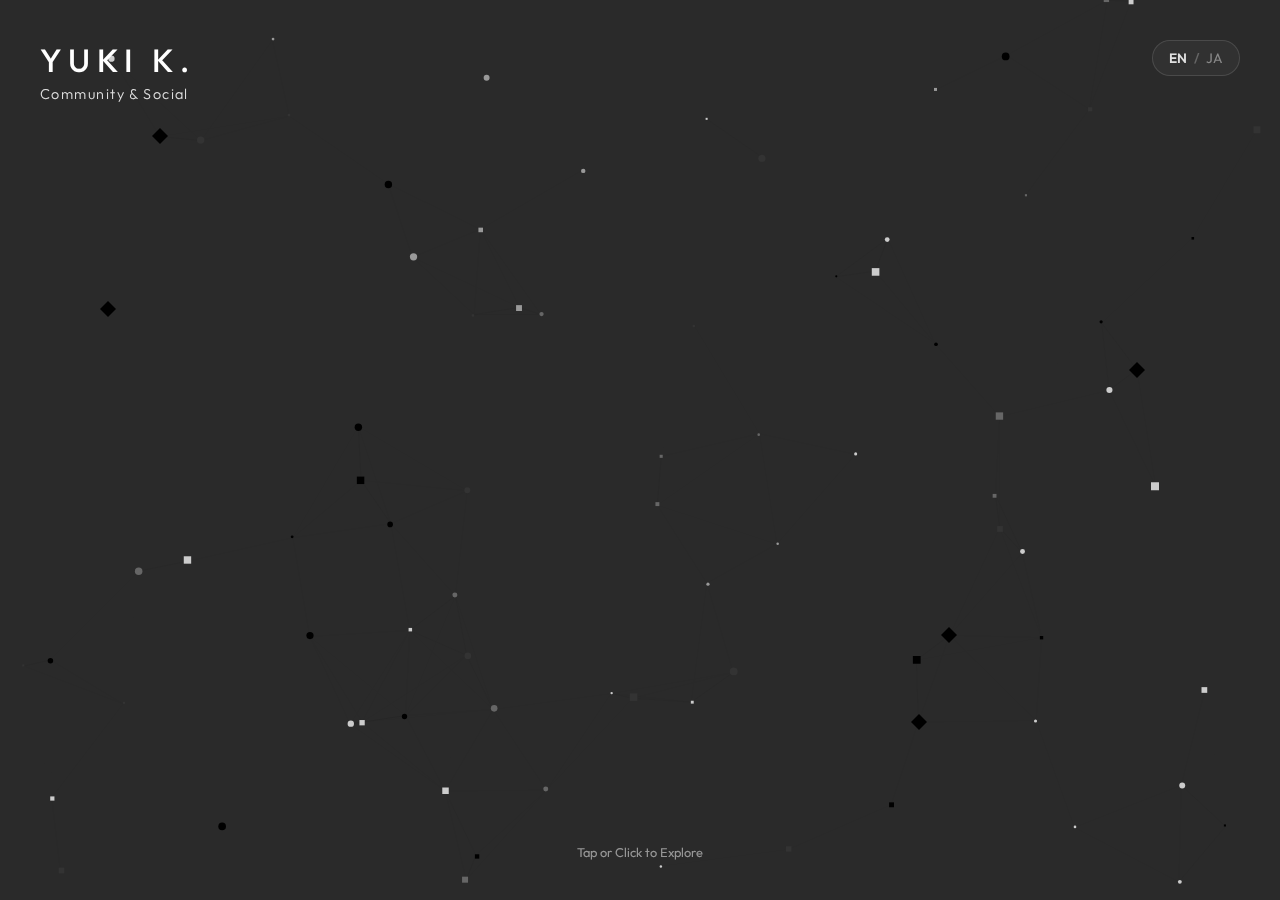
<file: oo/index.html>
<!DOCTYPE html>
<html lang="en">

<head>
    <meta charset="UTF-8">
    <meta name="viewport" content="width=device-width, initial-scale=1.0">
    <meta name="robots" content="noindex,nofollow">
    <title>YUKI K. | Social Hub</title>
    <link rel="icon" type="image/svg+xml" href="../favicon.svg">
    <link rel="stylesheet" href="style.css">
    <link rel="preconnect" href="https://fonts.googleapis.com">
    <link rel="preconnect" href="https://fonts.gstatic.com" crossorigin>
    <link href="https://fonts.googleapis.com/css2?family=Outfit:wght@300;500&display=swap" rel="stylesheet">
</head>

<body>
    <div id="ui-layer">
        <h1 id="main-title">YUKI K.</h1>
        <p id="main-subtitle">Community & Social</p>
        <div id="instructions">Tap or Click to Explore</div>
    </div>

    <!-- Language Toggle Button -->
    <button id="lang-toggle" class="lang-toggle" aria-label="Toggle language">
        <span class="lang-en">EN</span>
        <span class="lang-divider">/</span>
        <span class="lang-ja">JA</span>
    </button>

    <!-- Cursor/Touch Glow Effect -->
    <div id="glow-effect" class="glow-effect"></div>

    <div id="project-modal" class="modal hidden" role="dialog" aria-modal="true" aria-labelledby="modal-title">
        <div class="modal-content">
            <button id="close-modal" class="close-btn" aria-label="Close modal">&times;</button>
            <div class="modal-image-wrapper hidden" id="modal-image-wrapper">
                <img id="modal-image" src="../profile.png" alt="" class="modal-image" data-default-image="../profile.png" loading="lazy">
            </div>
            <h2 id="modal-title">Project Title</h2>
            <p id="modal-category" class="subtitle">Category</p>
            <p id="modal-description">Description goes here.</p>
            <a id="modal-link" href="#" class="btn">View Project</a>
        </div>
    </div>
    <canvas id="canvas"></canvas>
    <script src="social_data.js"></script>
    <script src="../script.js"></script>
</body>

</html>
</file>
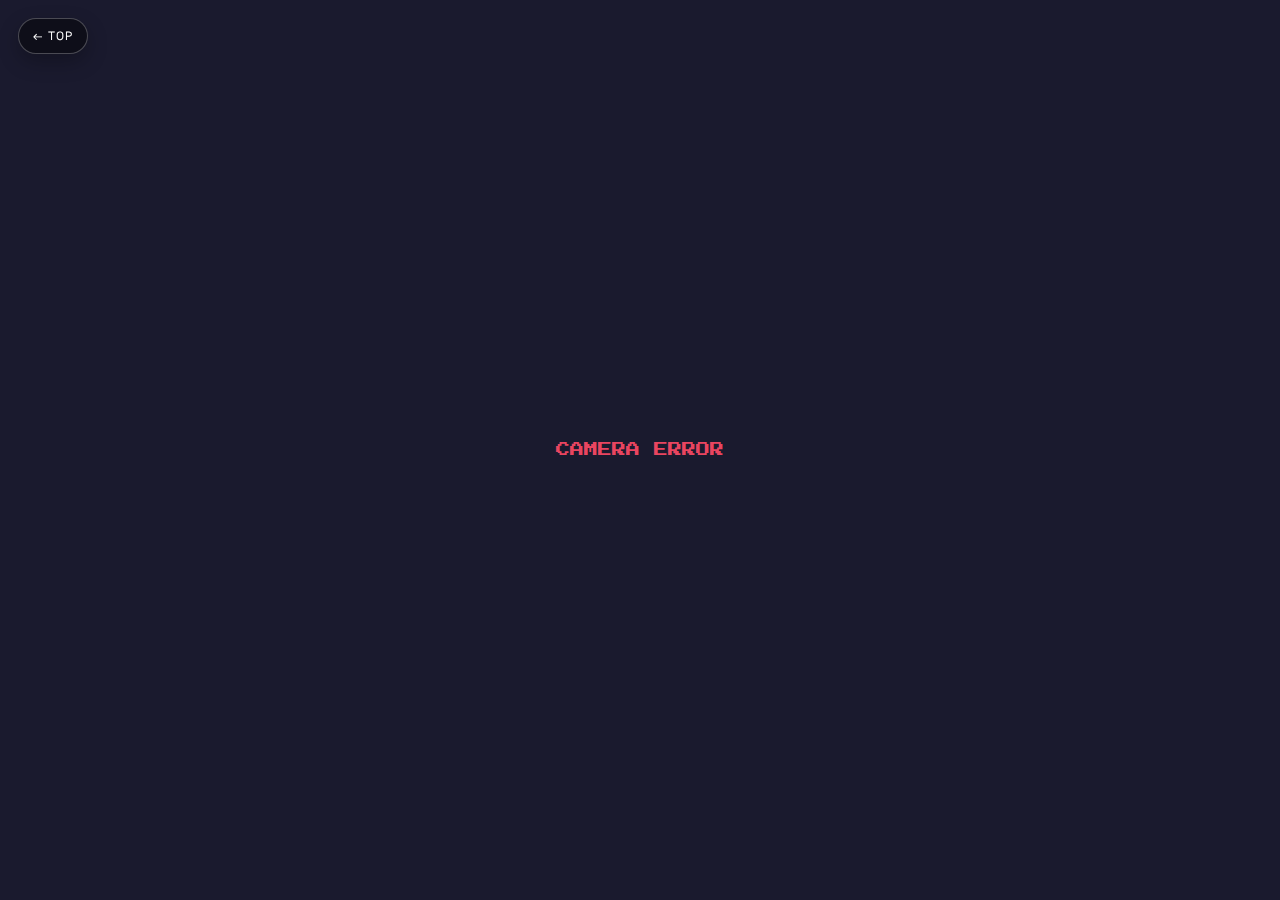
<file: pa/index.html>
<!DOCTYPE html>
<html lang="en">
<head>
  <meta charset="UTF-8">
  <meta name="viewport" content="width=device-width, initial-scale=1.0, user-scalable=no">
  <title>Pixel Art Camera</title>
  <link rel="icon" type="image/svg+xml" href="/favicon.svg">
  <link rel="preconnect" href="https://fonts.googleapis.com">
  <link rel="preconnect" href="https://fonts.gstatic.com" crossorigin>
  <link href="https://fonts.googleapis.com/css2?family=Press+Start+2P&family=Space+Grotesk:wght@400;500;600&display=swap" rel="stylesheet">
  <style>
    * { box-sizing: border-box; margin: 0; padding: 0; }

    .back-home {
      position: fixed;
      top: 18px;
      left: 18px;
      z-index: 12000;
    }

    .back-home a {
      display: inline-flex;
      align-items: center;
      gap: 6px;
      padding: 9px 14px;
      border-radius: 999px;
      border: 1px solid rgba(255, 255, 255, 0.25);
      background: rgba(0, 0, 0, 0.45);
      color: #fff;
      text-decoration: none;
      font-size: 12px;
      letter-spacing: 0.08em;
      backdrop-filter: blur(8px);
      box-shadow: 0 8px 20px rgba(0, 0, 0, 0.25);
    }

    .back-home a:hover {
      background: rgba(0, 0, 0, 0.65);
      border-color: rgba(255, 255, 255, 0.4);
    }

    @media (max-width: 768px) {
      .back-home { top: 14px; left: 14px; }
      .back-home a { padding: 8px 12px; font-size: 11px; letter-spacing: 0.05em; }
    }
    
    :root {
      --bg: #1a1a2e;
      --surface: #16213e;
      --border: #0f3460;
      --text: #e94560;
      --text-light: #fff;
      --accent: #e94560;
      --accent-alt: #00fff5;
    }
    
    html, body { 
      background: var(--bg);
      color: var(--text-light); 
      font-family: 'Space Grotesk', system-ui, sans-serif;
      min-height: 100vh;
      -webkit-font-smoothing: antialiased;
    }
    
    .app { 
      display: flex;
      flex-direction: column;
      height: 100vh;
    }
    
    header {
      display: flex;
      align-items: center;
      justify-content: space-between;
      padding: 20px 32px;
      border-bottom: 2px solid var(--border);
      background: var(--surface);
    }
    
    .logo {
      font-family: 'Press Start 2P', cursive;
      font-size: 14px;
      color: var(--accent);
      text-shadow: 2px 2px 0 var(--accent-alt);
    }
    
    .hint {
      font-size: 12px;
      color: var(--text-light);
      opacity: 0.7;
    }
    
    .controls {
      display: flex;
      align-items: center;
      gap: 12px;
      padding: 16px 32px;
      border-bottom: 2px solid var(--border);
      background: var(--surface);
      flex-wrap: wrap;
    }
    
    .btn {
      font-family: 'Press Start 2P', cursive;
      font-size: 10px;
      padding: 12px 16px;
      border: 2px solid var(--border);
      border-radius: 0;
      background: var(--bg);
      color: var(--text-light);
      cursor: pointer;
      transition: all 0.1s ease;
      text-transform: uppercase;
    }
    
    .btn:hover {
      background: var(--accent);
      border-color: var(--accent);
      color: var(--bg);
      transform: translate(-2px, -2px);
      box-shadow: 4px 4px 0 var(--accent-alt);
    }
    
    .btn.active {
      background: var(--accent);
      border-color: var(--accent);
      color: var(--bg);
    }
    
    .divider {
      width: 2px;
      height: 24px;
      background: var(--border);
      margin: 0 8px;
    }
    
    .slider {
      display: flex;
      align-items: center;
      gap: 12px;
    }
    
    .slider-label {
      font-family: 'Press Start 2P', cursive;
      font-size: 8px;
      color: var(--accent-alt);
    }
    
    input[type="range"] {
      -webkit-appearance: none;
      width: 100px;
      height: 8px;
      background: var(--border);
      border-radius: 0;
      outline: none;
    }
    
    input[type="range"]::-webkit-slider-thumb {
      -webkit-appearance: none;
      width: 16px;
      height: 16px;
      background: var(--accent);
      border-radius: 0;
      cursor: pointer;
      border: 2px solid var(--accent-alt);
    }
    
    .slider-value {
      font-family: 'Press Start 2P', cursive;
      font-size: 10px;
      color: var(--accent);
      min-width: 30px;
    }
    
    .stage { 
      flex: 1;
      display: grid; 
      place-items: center;
      padding: 24px;
      background: var(--bg);
      position: relative;
    }
    
    .canvas-container {
      position: relative;
      border: 4px solid var(--border);
      box-shadow: 8px 8px 0 var(--accent), 12px 12px 0 var(--accent-alt);
      image-rendering: pixelated;
      image-rendering: crisp-edges;
    }
    
    #pixelCanvas { 
      display: block;
      image-rendering: pixelated;
      image-rendering: crisp-edges;
    }
    
    video { display: none; }
    
    /* Palette selector */
    .palette-selector {
      display: flex;
      gap: 8px;
      align-items: center;
    }
    
    .palette-btn {
      width: 24px;
      height: 24px;
      border: 2px solid var(--border);
      cursor: pointer;
      transition: transform 0.1s;
    }
    
    .palette-btn:hover {
      transform: scale(1.2);
    }
    
    .palette-btn.active {
      border-color: var(--text-light);
      box-shadow: 0 0 0 2px var(--accent);
    }
    
    .palette-gameboy { background: linear-gradient(135deg, #9bbc0f, #0f380f); }
    .palette-nes { background: linear-gradient(135deg, #fcfcfc, #f83800, #0058f8); }
    .palette-cga { background: linear-gradient(135deg, #ff55ff, #55ffff, #ffffff); }
    .palette-mono { background: linear-gradient(135deg, #fff, #888, #000); }
    .palette-sunset { background: linear-gradient(135deg, #ff6b6b, #feca57, #48dbfb); }
    .palette-vaporwave { background: linear-gradient(135deg, #ff71ce, #01cdfe, #05ffa1); }
    
    #loading {
      position: fixed;
      top: 0; left: 0;
      width: 100%; height: 100%;
      background: var(--bg);
      display: flex;
      flex-direction: column;
      justify-content: center;
      align-items: center;
      z-index: 1000;
    }
    
    .loading-text {
      font-family: 'Press Start 2P', cursive;
      font-size: 14px;
      color: var(--accent);
      animation: blink 0.5s infinite;
    }
    
    @keyframes blink {
      0%, 100% { opacity: 1; }
      50% { opacity: 0.3; }
    }
    
    /* CRT effect overlay */
    .crt-overlay {
      position: fixed;
      top: 0;
      left: 0;
      width: 100%;
      height: 100%;
      pointer-events: none;
      z-index: 100;
      background: 
        repeating-linear-gradient(
          0deg,
          rgba(0, 0, 0, 0.1) 0px,
          rgba(0, 0, 0, 0.1) 1px,
          transparent 1px,
          transparent 2px
        );
      opacity: 0.3;
    }
    
    /* Mobile responsive */
    @media (max-width: 640px) {
      header { 
        padding: 16px 20px; 
        flex-direction: column;
        gap: 8px;
      }
      .logo { font-size: 11px; }
      .hint { font-size: 9px; text-align: center; }
      .controls { 
        padding: 12px 20px; 
        gap: 8px;
        justify-content: center;
      }
      .btn { padding: 10px 12px; font-size: 8px; }
      .slider { gap: 8px; }
      input[type="range"] { width: 60px; }
      .divider { display: none; }
      .canvas-container {
        box-shadow: 4px 4px 0 var(--accent), 6px 6px 0 var(--accent-alt);
      }
    }
  </style>
</head>
<body>
  <div class="back-home"><a href="/">← TOP</a></div>
  <div id="loading">
    <p class="loading-text">LOADING...</p>
  </div>
  
  <div class="crt-overlay"></div>
  
  <div class="app">
    <header>
      <div class="logo">PIXEL ART CAM</div>
      <div class="hint">Transform yourself into retro pixel art!</div>
    </header>
    
    <div class="controls">
      <div class="slider">
        <span class="slider-label">SIZE</span>
        <input type="range" id="pixelSize" min="2" max="32" value="8">
        <span id="pixelVal" class="slider-value">8px</span>
      </div>
      
      <div class="divider"></div>
      
      <div class="palette-selector">
        <span class="slider-label">COLOR</span>
        <div class="palette-btn palette-gameboy active" data-palette="gameboy" title="Game Boy"></div>
        <div class="palette-btn palette-nes" data-palette="nes" title="NES"></div>
        <div class="palette-btn palette-cga" data-palette="cga" title="CGA"></div>
        <div class="palette-btn palette-mono" data-palette="mono" title="Mono"></div>
        <div class="palette-btn palette-sunset" data-palette="sunset" title="Sunset"></div>
        <div class="palette-btn palette-vaporwave" data-palette="vaporwave" title="Vaporwave"></div>
      </div>
      
      <div class="divider"></div>
      
      <button class="btn" id="toggleDither">DITHER: ON</button>
      <button class="btn" id="saveBtn">📸 SAVE</button>
    </div>
    
    <div class="stage">
      <video id="video" playsinline></video>
      <div class="canvas-container">
        <canvas id="pixelCanvas"></canvas>
      </div>
    </div>
  </div>

  <script>
    // ============================================================
    // Pixel Art Camera
    // ============================================================
    
    const video = document.getElementById('video');
    const pixelCanvas = document.getElementById('pixelCanvas');
    const loading = document.getElementById('loading');
    const pixelCtx = pixelCanvas.getContext('2d');
    
    // Work canvas for processing
    const workCanvas = document.createElement('canvas');
    const workCtx = workCanvas.getContext('2d');
    
    // Settings
    let pixelSize = 8;
    let currentPalette = 'gameboy';
    let ditherEnabled = true;
    
    // Color palettes (classic retro palettes)
    const PALETTES = {
      gameboy: [
        [15, 56, 15],    // Darkest green
        [48, 98, 48],    // Dark green
        [139, 172, 15],  // Light green
        [155, 188, 15]   // Lightest green
      ],
      nes: [
        [0, 0, 0],       // Black
        [252, 252, 252], // White
        [248, 56, 0],    // Red
        [0, 88, 248],    // Blue
        [0, 168, 0],     // Green
        [248, 184, 0],   // Yellow
        [148, 0, 132],   // Purple
        [0, 168, 248]    // Cyan
      ],
      cga: [
        [0, 0, 0],       // Black
        [255, 255, 255], // White
        [255, 85, 255],  // Magenta
        [85, 255, 255]   // Cyan
      ],
      mono: [
        [0, 0, 0],
        [85, 85, 85],
        [170, 170, 170],
        [255, 255, 255]
      ],
      sunset: [
        [30, 30, 46],    // Dark
        [255, 107, 107], // Coral
        [254, 202, 87],  // Yellow
        [72, 219, 251],  // Sky blue
        [255, 159, 67],  // Orange
        [238, 82, 83]    // Red
      ],
      vaporwave: [
        [20, 20, 40],    // Dark purple
        [255, 113, 206], // Pink
        [1, 205, 254],   // Cyan
        [5, 255, 161],   // Green
        [185, 103, 255], // Purple
        [255, 251, 150]  // Yellow
      ]
    };
    
    // Find nearest color in palette
    function findNearestColor(r, g, b, palette) {
      let minDist = Infinity;
      let nearest = palette[0];
      
      for (const color of palette) {
        // Weighted distance (human eye is more sensitive to green)
        const dr = r - color[0];
        const dg = g - color[1];
        const db = b - color[2];
        const dist = dr * dr * 0.299 + dg * dg * 0.587 + db * db * 0.114;
        
        if (dist < minDist) {
          minDist = dist;
          nearest = color;
        }
      }
      
      return nearest;
    }
    
    // Floyd-Steinberg dithering
    function applyDithering(imageData, palette) {
      const data = imageData.data;
      const width = imageData.width;
      const height = imageData.height;
      
      for (let y = 0; y < height; y++) {
        for (let x = 0; x < width; x++) {
          const idx = (y * width + x) * 4;
          
          const oldR = data[idx];
          const oldG = data[idx + 1];
          const oldB = data[idx + 2];
          
          const [newR, newG, newB] = findNearestColor(oldR, oldG, oldB, palette);
          
          data[idx] = newR;
          data[idx + 1] = newG;
          data[idx + 2] = newB;
          
          const errR = oldR - newR;
          const errG = oldG - newG;
          const errB = oldB - newB;
          
          // Distribute error to neighboring pixels
          const distributeError = (dx, dy, factor) => {
            const nx = x + dx;
            const ny = y + dy;
            if (nx >= 0 && nx < width && ny >= 0 && ny < height) {
              const nidx = (ny * width + nx) * 4;
              data[nidx] = Math.max(0, Math.min(255, data[nidx] + errR * factor));
              data[nidx + 1] = Math.max(0, Math.min(255, data[nidx + 1] + errG * factor));
              data[nidx + 2] = Math.max(0, Math.min(255, data[nidx + 2] + errB * factor));
            }
          };
          
          distributeError(1, 0, 7/16);
          distributeError(-1, 1, 3/16);
          distributeError(0, 1, 5/16);
          distributeError(1, 1, 1/16);
        }
      }
      
      return imageData;
    }
    
    // Simple color quantization (no dithering)
    function quantizeColors(imageData, palette) {
      const data = imageData.data;
      
      for (let i = 0; i < data.length; i += 4) {
        const [r, g, b] = findNearestColor(data[i], data[i + 1], data[i + 2], palette);
        data[i] = r;
        data[i + 1] = g;
        data[i + 2] = b;
      }
      
      return imageData;
    }
    
    // Render pixelated frame
    function render() {
      const palette = PALETTES[currentPalette];
      
      // Calculate dimensions maintaining aspect ratio
      const videoAspect = video.videoWidth / video.videoHeight;
      const maxWidth = Math.min(640, window.innerWidth - 80);
      const maxHeight = Math.min(480, window.innerHeight - 250);
      
      let displayWidth, displayHeight;
      if (maxWidth / maxHeight > videoAspect) {
        displayHeight = maxHeight;
        displayWidth = displayHeight * videoAspect;
      } else {
        displayWidth = maxWidth;
        displayHeight = displayWidth / videoAspect;
      }
      
      // Pixel grid dimensions
      const gridWidth = Math.floor(displayWidth / pixelSize);
      const gridHeight = Math.floor(displayHeight / pixelSize);
      
      // Work canvas at pixel grid resolution
      workCanvas.width = gridWidth;
      workCanvas.height = gridHeight;
      
      // Draw video to work canvas (downscaled)
      workCtx.save();
      workCtx.scale(-1, 1); // Mirror
      workCtx.drawImage(video, -gridWidth, 0, gridWidth, gridHeight);
      workCtx.restore();
      
      // Get image data and apply color processing
      let imageData = workCtx.getImageData(0, 0, gridWidth, gridHeight);
      
      if (ditherEnabled) {
        imageData = applyDithering(imageData, palette);
      } else {
        imageData = quantizeColors(imageData, palette);
      }
      
      workCtx.putImageData(imageData, 0, 0);
      
      // Output canvas at display size
      pixelCanvas.width = gridWidth * pixelSize;
      pixelCanvas.height = gridHeight * pixelSize;
      
      // Draw scaled up with pixelated rendering
      pixelCtx.imageSmoothingEnabled = false;
      pixelCtx.drawImage(workCanvas, 0, 0, pixelCanvas.width, pixelCanvas.height);
      
      requestAnimationFrame(render);
    }
    
    // Initialize
    async function init() {
      try {
        const isMobile = window.innerWidth <= 640;
        const stream = await navigator.mediaDevices.getUserMedia({
          video: { 
            facingMode: 'user', 
            width: { ideal: isMobile ? 320 : 640 }, 
            height: { ideal: isMobile ? 240 : 480 } 
          }
        });
        
        video.srcObject = stream;
        await video.play();
        
        loading.style.display = 'none';
        requestAnimationFrame(render);
        
      } catch (err) {
        console.error(err);
        loading.innerHTML = `<p class="loading-text">CAMERA ERROR</p>`;
      }
    }
    
    // UI Controls
    document.getElementById('pixelSize').addEventListener('input', function() {
      pixelSize = parseInt(this.value);
      document.getElementById('pixelVal').textContent = pixelSize + 'px';
    });
    
    document.querySelectorAll('.palette-btn').forEach(btn => {
      btn.addEventListener('click', function() {
        document.querySelectorAll('.palette-btn').forEach(b => b.classList.remove('active'));
        this.classList.add('active');
        currentPalette = this.dataset.palette;
      });
    });
    
    document.getElementById('toggleDither').addEventListener('click', function() {
      ditherEnabled = !ditherEnabled;
      this.textContent = 'DITHER: ' + (ditherEnabled ? 'ON' : 'OFF');
      this.classList.toggle('active', ditherEnabled);
    });
    
    document.getElementById('saveBtn').addEventListener('click', function() {
      const link = document.createElement('a');
      link.download = 'pixel-art-' + Date.now() + '.png';
      link.href = pixelCanvas.toDataURL('image/png');
      link.click();
    });
    
    // Start
    init();
  </script>
</body>
</html>
</file>
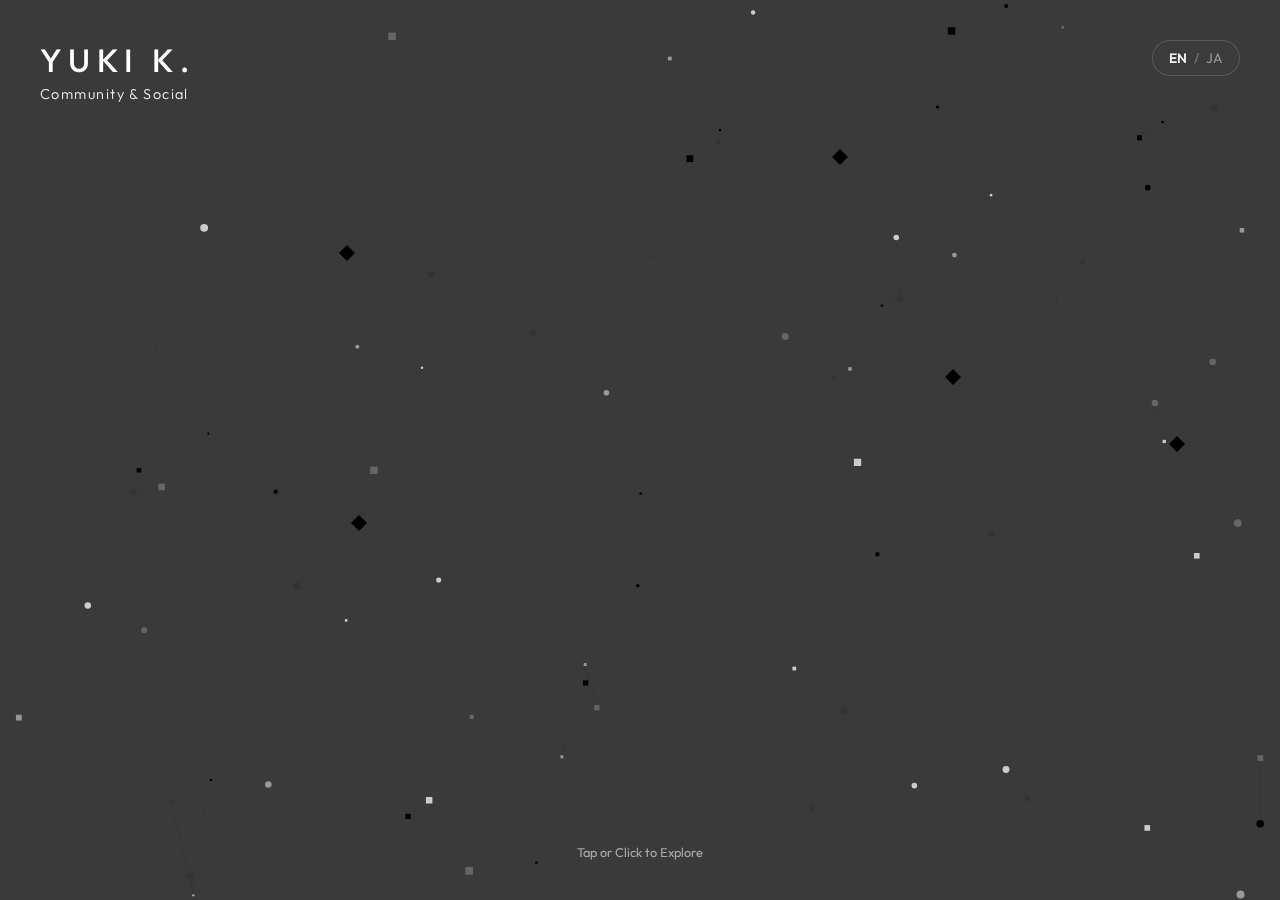
<file: social/index.html>
<!DOCTYPE html>
<html lang="en">

<head>
    <meta charset="UTF-8">
    <meta name="viewport" content="width=device-width, initial-scale=1.0">
    <title>YUKI K. | Social Hub</title>
    <link rel="icon" type="image/svg+xml" href="../favicon.svg">
    <link rel="stylesheet" href="style.css">
    <link rel="preconnect" href="https://fonts.googleapis.com">
    <link rel="preconnect" href="https://fonts.gstatic.com" crossorigin>
    <link href="https://fonts.googleapis.com/css2?family=Outfit:wght@300;500&display=swap" rel="stylesheet">
</head>

<body>
    <div id="ui-layer">
        <h1 id="main-title">YUKI K.</h1>
        <p id="main-subtitle">Community & Social</p>
        <div id="instructions">Tap or Click to Explore</div>
    </div>

    <!-- Language Toggle Button -->
    <button id="lang-toggle" class="lang-toggle" aria-label="Toggle language">
        <span class="lang-en">EN</span>
        <span class="lang-divider">/</span>
        <span class="lang-ja">JA</span>
    </button>

    <!-- Cursor/Touch Glow Effect -->
    <div id="glow-effect" class="glow-effect"></div>

    <div id="project-modal" class="modal hidden" role="dialog" aria-modal="true" aria-labelledby="modal-title">
        <div class="modal-content">
            <button id="close-modal" class="close-btn" aria-label="Close modal">&times;</button>
            <div class="modal-image-wrapper hidden" id="modal-image-wrapper">
                <img id="modal-image" src="../profile.png" alt="" class="modal-image" data-default-image="../profile.png" loading="lazy">
            </div>
            <h2 id="modal-title">Project Title</h2>
            <p id="modal-category" class="subtitle">Category</p>
            <p id="modal-description">Description goes here.</p>
            <a id="modal-link" href="#" class="btn">View Project</a>
        </div>
    </div>
    <canvas id="canvas"></canvas>
    <script src="social_data.js"></script>
    <script src="../script.js"></script>
</body>

</html>
</file>
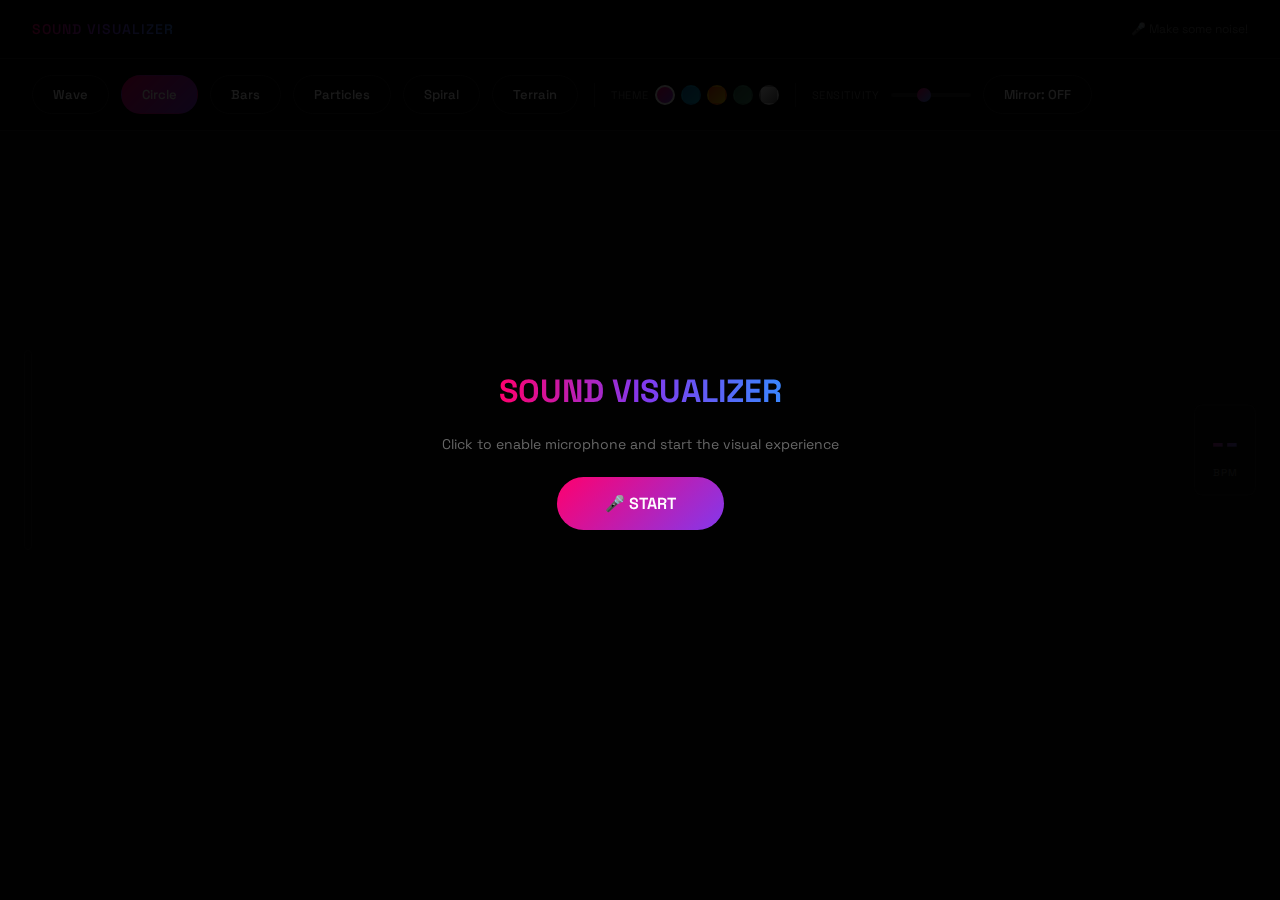
<file: sv/index.html>
<!DOCTYPE html>
<html lang="en">
<head>
  <meta charset="UTF-8">
  <meta name="viewport" content="width=device-width, initial-scale=1.0, user-scalable=no">
  <title>Sound Visualizer</title>
  <link rel="icon" type="image/svg+xml" href="/favicon.svg">
  <link rel="preconnect" href="https://fonts.googleapis.com">
  <link rel="preconnect" href="https://fonts.gstatic.com" crossorigin>
  <link href="https://fonts.googleapis.com/css2?family=Space+Grotesk:wght@400;500;600;700&display=swap" rel="stylesheet">
  <style>
    * { box-sizing: border-box; margin: 0; padding: 0; }
    
    :root {
      --bg: #0a0a0a;
      --surface: #111;
      --border: #222;
      --text: #fff;
      --text-muted: #666;
      --accent1: #ff006e;
      --accent2: #8338ec;
      --accent3: #3a86ff;
      --accent4: #06ffa5;
    }
    
    html, body { 
      background: var(--bg);
      color: var(--text); 
      font-family: 'Space Grotesk', system-ui, sans-serif;
      min-height: 100vh;
      -webkit-font-smoothing: antialiased;
      overflow: hidden;
    }
    
    .app { 
      display: flex;
      flex-direction: column;
      height: 100vh;
    }
    
    header {
      display: flex;
      align-items: center;
      justify-content: space-between;
      padding: 20px 32px;
      border-bottom: 1px solid var(--border);
      background: rgba(0, 0, 0, 0.8);
      backdrop-filter: blur(10px);
      z-index: 10;
    }
    
    .logo {
      font-size: 14px;
      font-weight: 600;
      letter-spacing: 1px;
      background: linear-gradient(90deg, var(--accent1), var(--accent2), var(--accent3));
      -webkit-background-clip: text;
      -webkit-text-fill-color: transparent;
      background-clip: text;
    }
    
    .hint {
      font-size: 12px;
      color: var(--text-muted);
    }
    
    .controls {
      display: flex;
      align-items: center;
      gap: 12px;
      padding: 16px 32px;
      border-bottom: 1px solid var(--border);
      background: rgba(0, 0, 0, 0.8);
      backdrop-filter: blur(10px);
      flex-wrap: wrap;
      z-index: 10;
    }
    
    .btn {
      font-family: inherit;
      font-size: 13px;
      font-weight: 500;
      padding: 10px 20px;
      border: 1px solid var(--border);
      border-radius: 100px;
      background: transparent;
      color: var(--text);
      cursor: pointer;
      transition: all 0.2s ease;
    }
    
    .btn:hover {
      background: rgba(255, 255, 255, 0.1);
      border-color: var(--text-muted);
    }
    
    .btn.active {
      background: linear-gradient(135deg, var(--accent1), var(--accent2));
      border-color: transparent;
      color: white;
    }
    
    .btn-primary {
      background: linear-gradient(135deg, var(--accent1), var(--accent2));
      border-color: transparent;
    }
    
    .btn-primary:hover {
      opacity: 0.9;
      transform: scale(1.02);
    }
    
    .divider {
      width: 1px;
      height: 24px;
      background: var(--border);
      margin: 0 4px;
    }
    
    .slider {
      display: flex;
      align-items: center;
      gap: 12px;
    }
    
    .slider-label {
      font-size: 11px;
      color: var(--text-muted);
      text-transform: uppercase;
      letter-spacing: 0.5px;
    }
    
    input[type="range"] {
      -webkit-appearance: none;
      width: 80px;
      height: 4px;
      background: var(--border);
      border-radius: 2px;
      outline: none;
    }
    
    input[type="range"]::-webkit-slider-thumb {
      -webkit-appearance: none;
      width: 14px;
      height: 14px;
      background: linear-gradient(135deg, var(--accent1), var(--accent3));
      border-radius: 50%;
      cursor: pointer;
    }
    
    .stage { 
      flex: 1;
      position: relative;
      overflow: hidden;
    }
    
    #visualizerCanvas {
      position: absolute;
      top: 0;
      left: 0;
      width: 100%;
      height: 100%;
    }
    
    /* Volume meter */
    .volume-meter {
      position: fixed;
      left: 24px;
      top: 50%;
      transform: translateY(-50%);
      width: 8px;
      height: 200px;
      background: var(--surface);
      border-radius: 4px;
      border: 1px solid var(--border);
      overflow: hidden;
      z-index: 20;
    }
    
    .volume-fill {
      position: absolute;
      bottom: 0;
      left: 0;
      width: 100%;
      background: linear-gradient(to top, var(--accent4), var(--accent3), var(--accent1));
      border-radius: 4px;
      transition: height 0.05s ease;
    }
    
    /* BPM display */
    .bpm-display {
      position: fixed;
      right: 24px;
      top: 50%;
      transform: translateY(-50%);
      background: var(--surface);
      padding: 16px;
      border-radius: 8px;
      border: 1px solid var(--border);
      text-align: center;
      z-index: 20;
    }
    
    .bpm-value {
      font-size: 32px;
      font-weight: 700;
      background: linear-gradient(135deg, var(--accent1), var(--accent3));
      -webkit-background-clip: text;
      -webkit-text-fill-color: transparent;
      background-clip: text;
    }
    
    .bpm-label {
      font-size: 10px;
      color: var(--text-muted);
      text-transform: uppercase;
      letter-spacing: 1px;
      margin-top: 4px;
    }
    
    /* Start overlay */
    .start-overlay {
      position: fixed;
      top: 0;
      left: 0;
      width: 100%;
      height: 100%;
      background: rgba(0, 0, 0, 0.9);
      display: flex;
      flex-direction: column;
      justify-content: center;
      align-items: center;
      z-index: 100;
      gap: 24px;
    }
    
    .start-overlay.hidden {
      display: none;
    }
    
    .start-title {
      font-size: 32px;
      font-weight: 700;
      background: linear-gradient(90deg, var(--accent1), var(--accent2), var(--accent3));
      -webkit-background-clip: text;
      -webkit-text-fill-color: transparent;
      background-clip: text;
    }
    
    .start-subtitle {
      color: var(--text-muted);
      font-size: 14px;
    }
    
    .start-btn {
      font-family: inherit;
      font-size: 16px;
      font-weight: 600;
      padding: 16px 48px;
      border: none;
      border-radius: 100px;
      background: linear-gradient(135deg, var(--accent1), var(--accent2));
      color: white;
      cursor: pointer;
      transition: all 0.2s ease;
    }
    
    .start-btn:hover {
      transform: scale(1.05);
      box-shadow: 0 10px 40px rgba(255, 0, 110, 0.3);
    }
    
    /* Color theme selector */
    .theme-selector {
      display: flex;
      gap: 6px;
      align-items: center;
    }
    
    .theme-btn {
      width: 20px;
      height: 20px;
      border-radius: 50%;
      border: 2px solid transparent;
      cursor: pointer;
      transition: transform 0.15s ease;
    }
    
    .theme-btn:hover { transform: scale(1.2); }
    .theme-btn.active { border-color: white; }
    
    .theme-neon { background: linear-gradient(135deg, #ff006e, #8338ec); }
    .theme-ocean { background: linear-gradient(135deg, #0077b6, #00b4d8); }
    .theme-fire { background: linear-gradient(135deg, #ff4500, #ffd700); }
    .theme-forest { background: linear-gradient(135deg, #2d6a4f, #40916c); }
    .theme-mono { background: linear-gradient(135deg, #fff, #666); }
    
    /* Mobile responsive */
    @media (max-width: 640px) {
      header { 
        padding: 16px 20px; 
        flex-direction: column;
        gap: 8px;
      }
      .controls { 
        padding: 12px 20px; 
        gap: 8px; 
        justify-content: center;
      }
      .btn { padding: 8px 14px; font-size: 12px; }
      .divider { display: none; }
      .volume-meter {
        left: 12px;
        height: 150px;
      }
      .bpm-display {
        right: 12px;
        padding: 12px;
      }
      .bpm-value { font-size: 24px; }
      .start-title { font-size: 24px; }
    }
  </style>
</head>
<body>
  <div class="start-overlay" id="startOverlay">
    <h1 class="start-title">SOUND VISUALIZER</h1>
    <p class="start-subtitle">Click to enable microphone and start the visual experience</p>
    <button class="start-btn" id="startBtn">🎤 START</button>
  </div>
  
  <div class="app">
    <header>
      <div class="logo">SOUND VISUALIZER</div>
      <div class="hint">🎤 Make some noise!</div>
    </header>
    
    <div class="controls">
      <button class="btn" id="modeWave">Wave</button>
      <button class="btn active" id="modeCircle">Circle</button>
      <button class="btn" id="modeBars">Bars</button>
      <button class="btn" id="modeParticles">Particles</button>
      <button class="btn" id="modeSpiral">Spiral</button>
      <button class="btn" id="modeTerrain">Terrain</button>
      
      <div class="divider"></div>
      
      <div class="theme-selector">
        <span class="slider-label">Theme</span>
        <div class="theme-btn theme-neon active" data-theme="neon"></div>
        <div class="theme-btn theme-ocean" data-theme="ocean"></div>
        <div class="theme-btn theme-fire" data-theme="fire"></div>
        <div class="theme-btn theme-forest" data-theme="forest"></div>
        <div class="theme-btn theme-mono" data-theme="mono"></div>
      </div>
      
      <div class="divider"></div>
      
      <div class="slider">
        <span class="slider-label">Sensitivity</span>
        <input type="range" id="sensitivity" min="0.5" max="3" step="0.1" value="1.5">
      </div>
      
      <button class="btn" id="toggleMirror">Mirror: OFF</button>
    </div>
    
    <div class="stage">
      <canvas id="visualizerCanvas"></canvas>
    </div>
    
    <div class="volume-meter">
      <div class="volume-fill" id="volumeFill"></div>
    </div>
    
    <div class="bpm-display">
      <div class="bpm-value" id="bpmValue">--</div>
      <div class="bpm-label">BPM</div>
    </div>
  </div>

  <script>
    // ============================================================
    // Sound Visualizer - Enhanced & Optimized
    // ============================================================
    
    const canvas = document.getElementById('visualizerCanvas');
    const ctx = canvas.getContext('2d');
    const startOverlay = document.getElementById('startOverlay');
    const volumeFill = document.getElementById('volumeFill');
    const bpmValueEl = document.getElementById('bpmValue');
    
    let audioContext;
    let analyser;
    let dataArray;
    let bufferLength;
    let isRunning = false;
    
    // Settings
    let visualMode = 'circle';
    let sensitivity = 1.5;
    let mirrorMode = false;
    let colorTheme = 'neon';
    
    // Color themes
    const THEMES = {
      neon: ['#ff006e', '#8338ec', '#3a86ff', '#06ffa5', '#ffbe0b'],
      ocean: ['#03045e', '#0077b6', '#00b4d8', '#90e0ef', '#caf0f8'],
      fire: ['#ff4500', '#ff6b35', '#f7931e', '#ffd700', '#fff8dc'],
      forest: ['#1b4332', '#2d6a4f', '#40916c', '#52b788', '#95d5b2'],
      mono: ['#ffffff', '#cccccc', '#999999', '#666666', '#333333']
    };
    
    let colors = THEMES.neon;
    
    // Optimized particle system with object pooling
    const PARTICLE_POOL_SIZE = 150;
    let particlePool = [];
    let activeParticles = [];
    let particleIndex = 0;
    
    class Particle {
      constructor() {
        this.reset();
      }
      
      reset() {
        this.x = 0;
        this.y = 0;
        this.vx = 0;
        this.vy = 0;
        this.size = 0;
        this.color = colors[0];
        this.life = 0;
        this.maxLife = 1;
        this.active = false;
      }
      
      init(x, y, size, color, vx, vy, life) {
        this.x = x;
        this.y = y;
        this.size = size;
        this.color = color;
        this.vx = vx;
        this.vy = vy;
        this.life = life;
        this.maxLife = life;
        this.active = true;
      }
      
      update() {
        if (!this.active) return false;
        
        this.x += this.vx;
        this.y += this.vy;
        this.life -= 0.016;
        this.vx *= 0.98;
        this.vy *= 0.98;
        
        if (this.life <= 0) {
          this.active = false;
          return false;
        }
        return true;
      }
      
      draw() {
        if (!this.active) return;
        
        const alpha = this.life / this.maxLife;
        ctx.globalAlpha = alpha;
        ctx.fillStyle = this.color;
        ctx.beginPath();
        ctx.arc(this.x, this.y, this.size * alpha, 0, Math.PI * 2);
        ctx.fill();
      }
    }
    
    // Initialize particle pool
    function initParticlePool() {
      particlePool = [];
      activeParticles = [];
      for (let i = 0; i < PARTICLE_POOL_SIZE; i++) {
        particlePool.push(new Particle());
      }
    }
    
    // Get a particle from pool
    function getParticle() {
      // Find inactive particle
      for (let i = 0; i < particlePool.length; i++) {
        if (!particlePool[i].active) {
          return particlePool[i];
        }
      }
      // Pool exhausted, return null
      return null;
    }
    
    // BPM detection
    let beatHistory = [];
    let lastBeatTime = 0;
    let estimatedBPM = 0;
    
    function detectBeat(volume) {
      const now = Date.now();
      const threshold = 0.4;
      
      if (volume > threshold && now - lastBeatTime > 200) {
        if (lastBeatTime > 0) {
          const interval = now - lastBeatTime;
          beatHistory.push(interval);
          
          if (beatHistory.length > 8) {
            beatHistory.shift();
          }
          
          if (beatHistory.length >= 4) {
            const avgInterval = beatHistory.reduce((a, b) => a + b, 0) / beatHistory.length;
            estimatedBPM = Math.round(60000 / avgInterval);
            estimatedBPM = Math.max(60, Math.min(200, estimatedBPM));
            bpmValueEl.textContent = estimatedBPM;
          }
        }
        lastBeatTime = now;
        return true;
      }
      return false;
    }
    
    // Spiral state
    let spiralAngle = 0;
    
    // Terrain state
    let terrainHistory = [];
    const TERRAIN_HISTORY_SIZE = 100;
    
    function resize() {
      canvas.width = window.innerWidth;
      canvas.height = window.innerHeight;
    }
    
    async function initAudio() {
      try {
        audioContext = new (window.AudioContext || window.webkitAudioContext)();
        analyser = audioContext.createAnalyser();
        
        const stream = await navigator.mediaDevices.getUserMedia({ audio: true });
        const source = audioContext.createMediaStreamSource(stream);
        source.connect(analyser);
        
        analyser.fftSize = 512;
        analyser.smoothingTimeConstant = 0.8;
        bufferLength = analyser.frequencyBinCount;
        dataArray = new Uint8Array(bufferLength);
        
        initParticlePool();
        
        isRunning = true;
        startOverlay.classList.add('hidden');
        
        animate();
        
      } catch (err) {
        console.error('Audio error:', err);
        alert('Could not access microphone. Please allow microphone access.');
      }
    }
    
    function getAverageVolume() {
      let sum = 0;
      for (let i = 0; i < bufferLength; i++) {
        sum += dataArray[i];
      }
      return (sum / bufferLength) / 255;
    }
    
    function getFrequencyBands() {
      const bass = dataArray.slice(0, Math.floor(bufferLength * 0.1));
      const mid = dataArray.slice(Math.floor(bufferLength * 0.1), Math.floor(bufferLength * 0.5));
      const high = dataArray.slice(Math.floor(bufferLength * 0.5));
      
      const avgBass = bass.reduce((a, b) => a + b, 0) / bass.length / 255;
      const avgMid = mid.reduce((a, b) => a + b, 0) / mid.length / 255;
      const avgHigh = high.reduce((a, b) => a + b, 0) / high.length / 255;
      
      return { bass: avgBass, mid: avgMid, high: avgHigh };
    }
    
    function drawWave() {
      const width = canvas.width;
      const height = canvas.height;
      const centerY = height / 2;
      
      ctx.fillStyle = 'rgba(10, 10, 10, 0.1)';
      ctx.fillRect(0, 0, width, height);
      
      for (let layer = 0; layer < 3; layer++) {
        ctx.beginPath();
        
        const gradient = ctx.createLinearGradient(0, 0, width, 0);
        gradient.addColorStop(0, colors[layer]);
        gradient.addColorStop(0.5, colors[layer + 1]);
        gradient.addColorStop(1, colors[(layer + 2) % colors.length]);
        
        ctx.strokeStyle = gradient;
        ctx.lineWidth = 3 - layer;
        ctx.globalAlpha = 1 - layer * 0.3;
        
        const sliceWidth = width / bufferLength;
        let x = 0;
        
        for (let i = 0; i < bufferLength; i++) {
          const v = dataArray[i] / 128.0 * sensitivity;
          const y = centerY + (v - 1) * (height / 4) * (1 + layer * 0.3);
          
          if (i === 0) {
            ctx.moveTo(x, y);
          } else {
            ctx.lineTo(x, y);
          }
          
          x += sliceWidth;
        }
        
        ctx.stroke();
      }
      
      ctx.globalAlpha = 1;
    }
    
    function drawCircle() {
      const width = canvas.width;
      const height = canvas.height;
      const centerX = width / 2;
      const centerY = height / 2;
      const baseRadius = Math.min(width, height) * 0.2;
      
      ctx.fillStyle = 'rgba(10, 10, 10, 0.15)';
      ctx.fillRect(0, 0, width, height);
      
      const avgVolume = getAverageVolume();
      
      for (let ring = 0; ring < 3; ring++) {
        const ringRadius = baseRadius + ring * 40;
        
        ctx.beginPath();
        
        for (let i = 0; i < bufferLength; i++) {
          const angle = (i / bufferLength) * Math.PI * 2 - Math.PI / 2;
          const amplitude = dataArray[i] / 255 * sensitivity;
          const radius = ringRadius + amplitude * 100 * (1 - ring * 0.2);
          
          const x = centerX + Math.cos(angle) * radius;
          const y = centerY + Math.sin(angle) * radius;
          
          if (i === 0) {
            ctx.moveTo(x, y);
          } else {
            ctx.lineTo(x, y);
          }
        }
        
        ctx.closePath();
        
        const gradient = ctx.createRadialGradient(centerX, centerY, 0, centerX, centerY, ringRadius + 150);
        gradient.addColorStop(0, colors[ring % colors.length] + '00');
        gradient.addColorStop(0.5, colors[ring % colors.length] + '80');
        gradient.addColorStop(1, colors[(ring + 1) % colors.length] + '40');
        
        ctx.strokeStyle = colors[ring % colors.length];
        ctx.lineWidth = 2;
        ctx.stroke();
        
        ctx.fillStyle = gradient;
        ctx.globalAlpha = 0.1 + avgVolume * 0.2;
        ctx.fill();
        ctx.globalAlpha = 1;
      }
      
      const glowGradient = ctx.createRadialGradient(centerX, centerY, 0, centerX, centerY, baseRadius);
      glowGradient.addColorStop(0, `${colors[0]}${Math.floor(avgVolume * 128).toString(16).padStart(2, '0')}`);
      glowGradient.addColorStop(1, 'transparent');
      
      ctx.fillStyle = glowGradient;
      ctx.beginPath();
      ctx.arc(centerX, centerY, baseRadius, 0, Math.PI * 2);
      ctx.fill();
    }
    
    function drawBars() {
      const width = canvas.width;
      const height = canvas.height;
      
      ctx.fillStyle = 'rgba(10, 10, 10, 0.2)';
      ctx.fillRect(0, 0, width, height);
      
      const barCount = 64;
      const barWidth = width / barCount - 2;
      const step = Math.floor(bufferLength / barCount);
      
      for (let i = 0; i < barCount; i++) {
        const dataIndex = i * step;
        const value = dataArray[dataIndex] / 255 * sensitivity;
        const barHeight = value * height * 0.7;
        
        const x = i * (barWidth + 2);
        const y = height - barHeight;
        
        const colorIndex = Math.floor((i / barCount) * colors.length);
        const gradient = ctx.createLinearGradient(x, y, x, height);
        gradient.addColorStop(0, colors[colorIndex % colors.length]);
        gradient.addColorStop(1, colors[(colorIndex + 1) % colors.length]);
        
        ctx.fillStyle = gradient;
        ctx.fillRect(x, y, barWidth, barHeight);
        
        // Mirror effect
        if (mirrorMode) {
          ctx.globalAlpha = 0.3;
          ctx.fillRect(x, height, barWidth, -barHeight * 0.3);
          ctx.globalAlpha = 1;
        }
      }
    }
    
    function drawParticles() {
      const width = canvas.width;
      const height = canvas.height;
      const centerX = width / 2;
      const centerY = height / 2;
      
      // Fade background
      ctx.fillStyle = 'rgba(10, 10, 10, 0.08)';
      ctx.fillRect(0, 0, width, height);
      
      const avgVolume = getAverageVolume();
      const bands = getFrequencyBands();
      const isBeat = detectBeat(bands.bass);
      
      // Spawn particles based on volume (limited rate)
      if (avgVolume > 0.1) {
        const spawnCount = Math.min(3, Math.floor(avgVolume * 5 * sensitivity));
        
        for (let i = 0; i < spawnCount; i++) {
          const particle = getParticle();
          if (particle) {
            const angle = Math.random() * Math.PI * 2;
            const speed = avgVolume * 8 + Math.random() * 4;
            const colorIndex = Math.floor(Math.random() * colors.length);
            
            particle.init(
              centerX,
              centerY,
              4 + avgVolume * 12,
              colors[colorIndex],
              Math.cos(angle) * speed,
              Math.sin(angle) * speed,
              1 + Math.random() * 0.5
            );
          }
        }
      }
      
      // Update and draw particles
      ctx.globalAlpha = 1;
      for (const particle of particlePool) {
        if (particle.active) {
          particle.update();
          particle.draw();
        }
      }
      ctx.globalAlpha = 1;
      
      // Center pulse on beat
      if (isBeat) {
        const pulseRadius = 80 + avgVolume * 60;
        const gradient = ctx.createRadialGradient(centerX, centerY, 0, centerX, centerY, pulseRadius);
        gradient.addColorStop(0, colors[0] + '80');
        gradient.addColorStop(0.5, colors[1] + '40');
        gradient.addColorStop(1, 'transparent');
        
        ctx.fillStyle = gradient;
        ctx.beginPath();
        ctx.arc(centerX, centerY, pulseRadius, 0, Math.PI * 2);
        ctx.fill();
      }
    }
    
    function drawSpiral() {
      const width = canvas.width;
      const height = canvas.height;
      const centerX = width / 2;
      const centerY = height / 2;
      
      ctx.fillStyle = 'rgba(10, 10, 10, 0.1)';
      ctx.fillRect(0, 0, width, height);
      
      const avgVolume = getAverageVolume();
      spiralAngle += 0.02 + avgVolume * 0.05;
      
      const arms = 5;
      const pointsPerArm = 100;
      
      for (let arm = 0; arm < arms; arm++) {
        ctx.beginPath();
        
        const armOffset = (arm / arms) * Math.PI * 2;
        
        for (let i = 0; i < pointsPerArm; i++) {
          const t = i / pointsPerArm;
          const dataIndex = Math.floor(t * bufferLength);
          const amplitude = dataArray[dataIndex] / 255 * sensitivity;
          
          const radius = 50 + t * 200 + amplitude * 100;
          const angle = spiralAngle + armOffset + t * Math.PI * 4;
          
          const x = centerX + Math.cos(angle) * radius;
          const y = centerY + Math.sin(angle) * radius;
          
          if (i === 0) {
            ctx.moveTo(x, y);
          } else {
            ctx.lineTo(x, y);
          }
        }
        
        const gradient = ctx.createLinearGradient(
          centerX - 300, centerY - 300,
          centerX + 300, centerY + 300
        );
        gradient.addColorStop(0, colors[arm % colors.length]);
        gradient.addColorStop(1, colors[(arm + 1) % colors.length]);
        
        ctx.strokeStyle = gradient;
        ctx.lineWidth = 2 + avgVolume * 3;
        ctx.stroke();
      }
      
      // Center glow
      const glowGradient = ctx.createRadialGradient(centerX, centerY, 0, centerX, centerY, 100);
      glowGradient.addColorStop(0, colors[0] + Math.floor(avgVolume * 200).toString(16).padStart(2, '0'));
      glowGradient.addColorStop(1, 'transparent');
      
      ctx.fillStyle = glowGradient;
      ctx.beginPath();
      ctx.arc(centerX, centerY, 100, 0, Math.PI * 2);
      ctx.fill();
    }
    
    function drawTerrain() {
      const width = canvas.width;
      const height = canvas.height;
      
      ctx.fillStyle = '#0a0a0a';
      ctx.fillRect(0, 0, width, height);
      
      // Add current frame to history
      const currentFrame = [];
      for (let i = 0; i < bufferLength; i++) {
        currentFrame.push(dataArray[i] / 255 * sensitivity);
      }
      terrainHistory.unshift(currentFrame);
      
      if (terrainHistory.length > TERRAIN_HISTORY_SIZE) {
        terrainHistory.pop();
      }
      
      // Draw terrain from history
      const rows = terrainHistory.length;
      const cols = bufferLength;
      const rowHeight = height / (TERRAIN_HISTORY_SIZE * 0.7);
      const colWidth = width / cols;
      
      for (let row = rows - 1; row >= 0; row--) {
        const frame = terrainHistory[row];
        const y = height * 0.8 - row * rowHeight;
        const alpha = 1 - (row / TERRAIN_HISTORY_SIZE) * 0.8;
        
        ctx.beginPath();
        ctx.moveTo(0, y);
        
        for (let col = 0; col < cols; col++) {
          const x = col * colWidth;
          const amplitude = frame[col] * 150;
          ctx.lineTo(x, y - amplitude);
        }
        
        ctx.lineTo(width, y);
        
        const colorIndex = Math.floor((row / TERRAIN_HISTORY_SIZE) * colors.length);
        const gradient = ctx.createLinearGradient(0, y - 150, 0, y);
        gradient.addColorStop(0, colors[colorIndex % colors.length] + Math.floor(alpha * 255).toString(16).padStart(2, '0'));
        gradient.addColorStop(1, colors[(colorIndex + 1) % colors.length] + '00');
        
        ctx.fillStyle = gradient;
        ctx.globalAlpha = alpha;
        ctx.fill();
        
        ctx.strokeStyle = colors[colorIndex % colors.length];
        ctx.lineWidth = 1;
        ctx.stroke();
      }
      
      ctx.globalAlpha = 1;
    }
    
    function animate() {
      if (!isRunning) return;
      
      analyser.getByteFrequencyData(dataArray);
      
      const avgVolume = getAverageVolume();
      volumeFill.style.height = (avgVolume * 100 * sensitivity) + '%';
      
      switch (visualMode) {
        case 'wave':
          drawWave();
          break;
        case 'circle':
          drawCircle();
          break;
        case 'bars':
          drawBars();
          break;
        case 'particles':
          drawParticles();
          break;
        case 'spiral':
          drawSpiral();
          break;
        case 'terrain':
          drawTerrain();
          break;
      }
      
      requestAnimationFrame(animate);
    }
    
    // UI Controls
    document.getElementById('startBtn').addEventListener('click', initAudio);
    
    const modeButtons = ['Wave', 'Circle', 'Bars', 'Particles', 'Spiral', 'Terrain'];
    modeButtons.forEach(mode => {
      document.getElementById('mode' + mode).addEventListener('click', function() {
        visualMode = mode.toLowerCase();
        updateModeButtons();
        
        // Clear canvas on mode switch
        ctx.fillStyle = '#0a0a0a';
        ctx.fillRect(0, 0, canvas.width, canvas.height);
        
        // Reset mode-specific state
        if (visualMode === 'terrain') {
          terrainHistory = [];
        }
        if (visualMode === 'particles') {
          initParticlePool();
        }
      });
    });
    
    function updateModeButtons() {
      document.querySelectorAll('.controls .btn').forEach(btn => {
        if (btn.id.startsWith('mode')) {
          btn.classList.remove('active');
        }
      });
      const activeBtn = document.getElementById('mode' + visualMode.charAt(0).toUpperCase() + visualMode.slice(1));
      if (activeBtn) activeBtn.classList.add('active');
    }
    
    // Theme selector
    document.querySelectorAll('.theme-btn').forEach(btn => {
      btn.addEventListener('click', function() {
        document.querySelectorAll('.theme-btn').forEach(b => b.classList.remove('active'));
        this.classList.add('active');
        colorTheme = this.dataset.theme;
        colors = THEMES[colorTheme];
      });
    });
    
    document.getElementById('sensitivity').addEventListener('input', function() {
      sensitivity = parseFloat(this.value);
    });
    
    document.getElementById('toggleMirror').addEventListener('click', function() {
      mirrorMode = !mirrorMode;
      this.textContent = 'Mirror: ' + (mirrorMode ? 'ON' : 'OFF');
      this.classList.toggle('active', mirrorMode);
    });
    
    // Initialize
    resize();
    window.addEventListener('resize', resize);
    
    ctx.fillStyle = '#0a0a0a';
    ctx.fillRect(0, 0, canvas.width, canvas.height);
  </script>
</body>
</html>
</file>
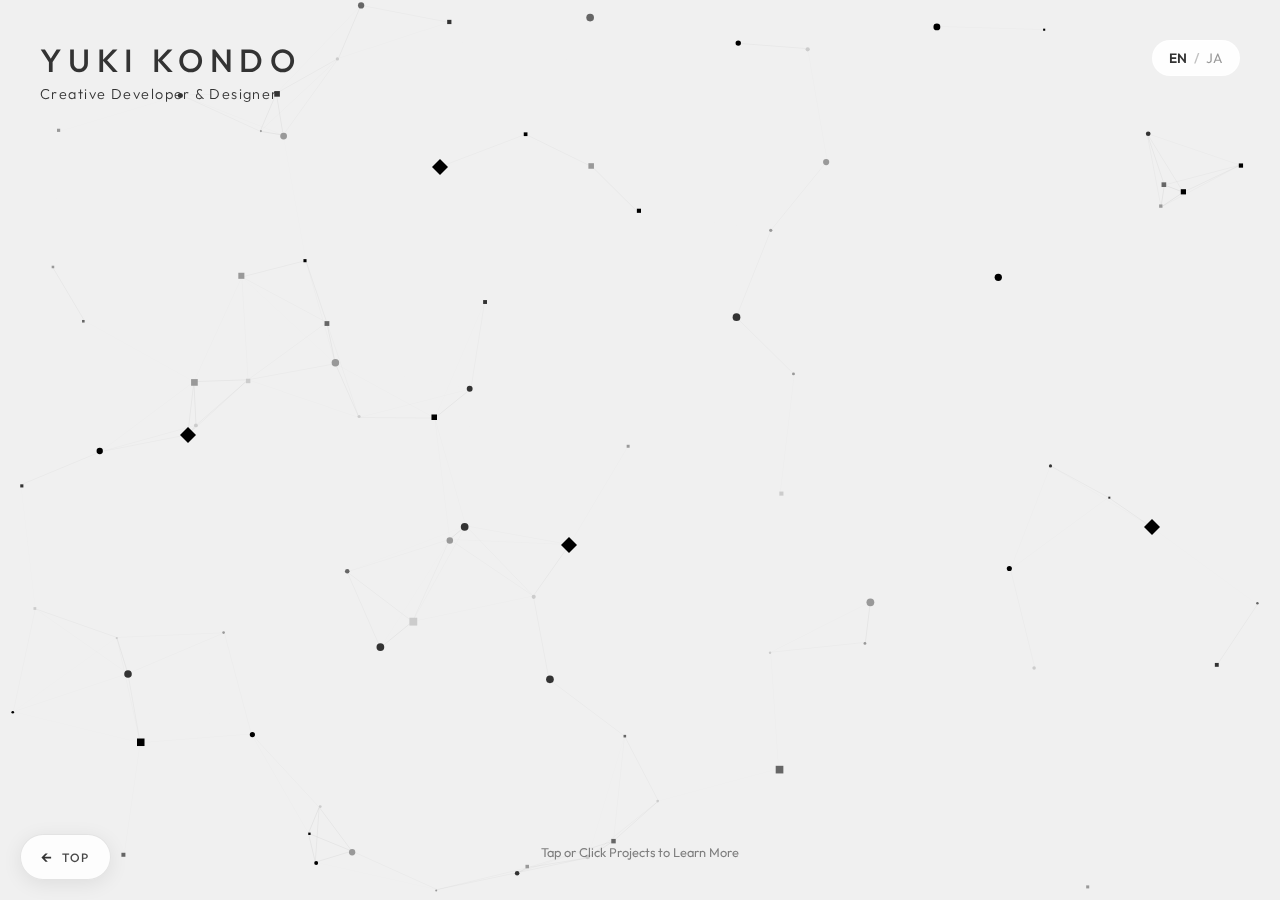
<file: work/index.html>
<!DOCTYPE html>
<html lang="en">

<head>
    <meta charset="UTF-8">
    <meta name="viewport" content="width=device-width, initial-scale=1.0">
    <title>YUKI KONDO | Portfolio</title>
    <link rel="icon" type="image/svg+xml" href="../favicon.svg">
    <link rel="stylesheet" href="../style.css">
    <link rel="preconnect" href="https://fonts.googleapis.com">
    <link rel="preconnect" href="https://fonts.gstatic.com" crossorigin>
    <link href="https://fonts.googleapis.com/css2?family=Outfit:wght@300;500&display=swap" rel="stylesheet">
</head>

<body>
    <div id="ui-layer">
        <h1 id="main-title">YUKI KONDO</h1>
        <p id="main-subtitle">Creative Developer & Designer</p>
        <div id="instructions">Tap or Click Projects to Learn More</div>
    </div>

    <!-- Back to TOP Button -->
    <a href="/" class="back-to-top" aria-label="Back to home">
        <span class="back-arrow">←</span>
        <span class="back-text">TOP</span>
    </a>

    <!-- Language Toggle Button -->
    <button id="lang-toggle" class="lang-toggle" aria-label="Toggle language">
        <span class="lang-en">EN</span>
        <span class="lang-divider">/</span>
        <span class="lang-ja">JA</span>
    </button>

    <!-- Cursor/Touch Glow Effect -->
    <div id="glow-effect" class="glow-effect"></div>

    <div id="project-modal" class="modal hidden" role="dialog" aria-modal="true" aria-labelledby="modal-title">
        <div class="modal-content">
            <button id="close-modal" class="close-btn" aria-label="Close modal">&times;</button>
            <div class="modal-image-wrapper hidden" id="modal-image-wrapper">
                <img id="modal-image" src="../profile.png" alt="" class="modal-image" data-default-image="../profile.png" loading="lazy">
            </div>
            <h2 id="modal-title">Project Title</h2>
            <p id="modal-category" class="subtitle">Category</p>
            <p id="modal-description">Description goes here.</p>
            <a id="modal-link" href="#" class="btn">View Project</a>
        </div>
    </div>
    <canvas id="canvas"></canvas>
    <script src="../portfolio_data.js"></script>
    <script src="../script.js"></script>
</body>

</html>
</file>
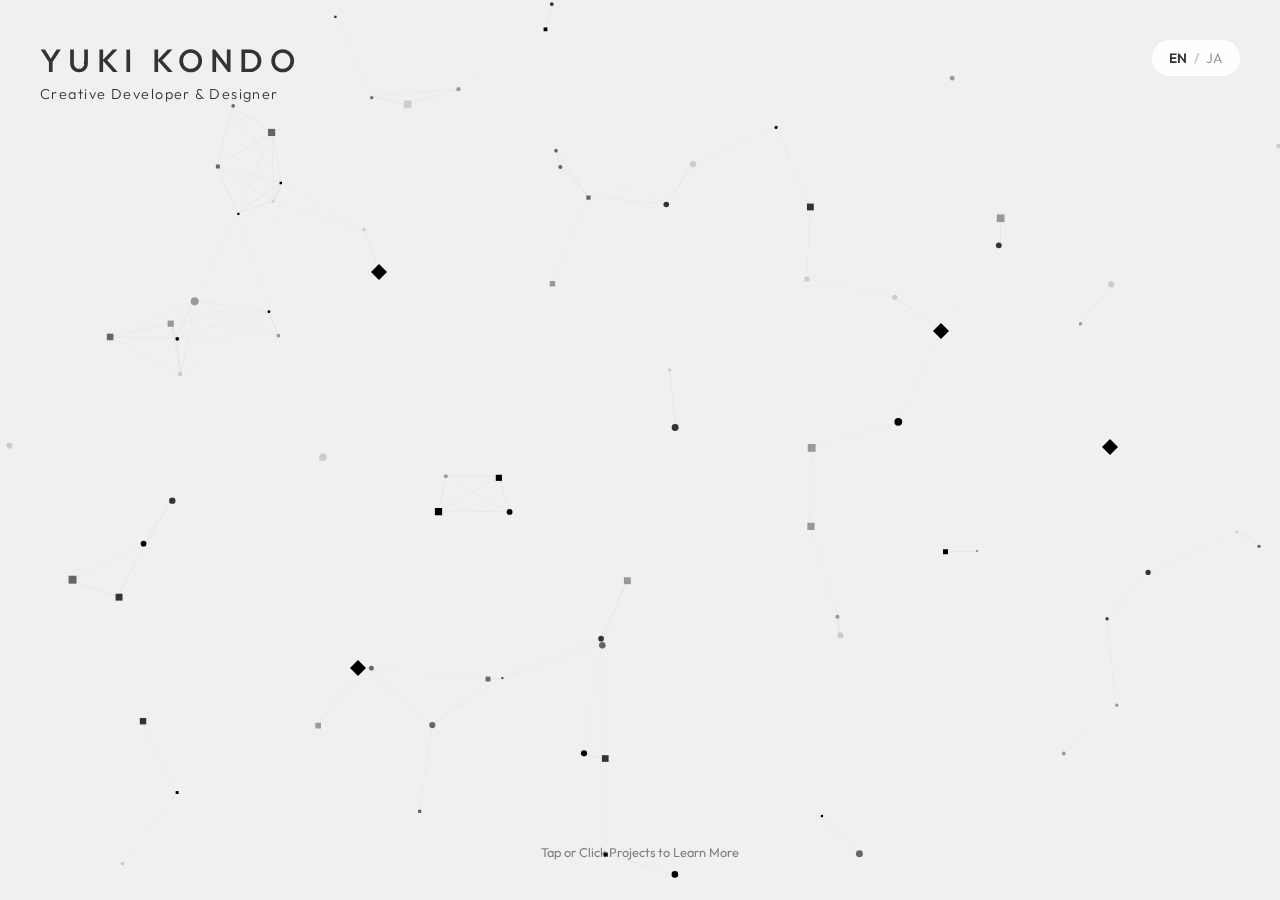
<file: xx/index.html>
<!DOCTYPE html>
<html lang="en">

<head>
    <meta charset="UTF-8">
    <meta name="viewport" content="width=device-width, initial-scale=1.0">
    <title>YUKI KONDO | Portfolio</title>
    <link rel="icon" type="image/svg+xml" href="../favicon.svg">
    <link rel="stylesheet" href="../style.css">
    <link rel="preconnect" href="https://fonts.googleapis.com">
    <link rel="preconnect" href="https://fonts.gstatic.com" crossorigin>
    <link href="https://fonts.googleapis.com/css2?family=Outfit:wght@300;500&display=swap" rel="stylesheet">
</head>

<body>
    <div id="ui-layer">
        <h1 id="main-title">YUKI KONDO</h1>
        <p id="main-subtitle">Creative Developer & Designer</p>
        <div id="instructions">Tap or Click Projects to Learn More</div>
    </div>

    <!-- Language Toggle Button -->
    <button id="lang-toggle" class="lang-toggle" aria-label="Toggle language">
        <span class="lang-en">EN</span>
        <span class="lang-divider">/</span>
        <span class="lang-ja">JA</span>
    </button>

    <!-- Cursor/Touch Glow Effect -->
    <div id="glow-effect" class="glow-effect"></div>

    <div id="project-modal" class="modal hidden" role="dialog" aria-modal="true" aria-labelledby="modal-title">
        <div class="modal-content">
            <button id="close-modal" class="close-btn" aria-label="Close modal">&times;</button>
            <div class="modal-image-wrapper hidden" id="modal-image-wrapper">
                <img id="modal-image" src="../profile.png" alt="" class="modal-image" data-default-image="../profile.png" loading="lazy">
            </div>
            <h2 id="modal-title">Project Title</h2>
            <p id="modal-category" class="subtitle">Category</p>
            <p id="modal-description">Description goes here.</p>
            <a id="modal-link" href="#" class="btn">View Project</a>
        </div>
    </div>
    <canvas id="canvas"></canvas>
    <script src="../portfolio_data.js"></script>
    <script src="../script.js"></script>
</body>

</html>
</file>
<file: oo/style.css>
/* ===========================
   Social Page Styles (Dark Theme)
   =========================== */

:root {
    --bg-color: #2a2a2a;
    --text-color: #e0e0e0;
    --accent-color: #ffffff;
    --glass-bg: rgba(50, 50, 50, 0.92);
    --glass-border: rgba(100, 100, 100, 0.5);
}

body {
    margin: 0;
    padding: 0;
    overflow: hidden;
    background-color: var(--bg-color);
    font-family: 'Outfit', sans-serif;
    color: var(--text-color);
}

canvas {
    display: block;
    position: absolute;
    top: 0;
    left: 0;
    z-index: 0;
}

#ui-layer {
    position: absolute;
    top: 40px;
    left: 40px;
    text-align: left;
    z-index: 1;
    pointer-events: none;
    color: var(--text-color);
}

h1 {
    font-weight: 500;
    font-size: 2rem;
    letter-spacing: 0.2em;
    margin: 0;
    text-transform: uppercase;
    color: var(--accent-color);
}

p {
    font-weight: 300;
    font-size: 0.9rem;
    letter-spacing: 0.1em;
    margin-top: 5px;
}

#instructions {
    position: fixed;
    bottom: 40px;
    left: 0;
    width: 100%;
    text-align: center;
    margin-top: 0;
    font-size: 0.8rem;
    opacity: 0.6;
    animation: pulse 2s infinite;
}

/* Language Toggle Button */
.lang-toggle {
    position: fixed;
    top: 40px;
    right: 40px;
    z-index: 100;
    background: var(--glass-bg);
    border: 1px solid var(--glass-border);
    border-radius: 20px;
    padding: 8px 16px;
    cursor: pointer;
    font-family: 'Outfit', sans-serif;
    font-size: 0.85rem;
    font-weight: 500;
    letter-spacing: 0.05em;
    color: var(--text-color);
    -webkit-backdrop-filter: blur(10px);
    backdrop-filter: blur(10px);
    transition: all 0.3s ease;
    display: flex;
    align-items: center;
    gap: 4px;
}

.lang-toggle:hover {
    background: rgba(60, 60, 60, 0.98);
    transform: scale(1.05);
    box-shadow: 0 4px 20px rgba(255, 255, 255, 0.1);
}

.lang-toggle .lang-en,
.lang-toggle .lang-ja {
    transition: opacity 0.3s ease, font-weight 0.3s ease;
}

.lang-toggle .lang-en {
    opacity: 1;
    font-weight: 600;
}

.lang-toggle .lang-ja {
    opacity: 0.5;
    font-weight: 400;
}

.lang-toggle.lang-ja-active .lang-en {
    opacity: 0.5;
    font-weight: 400;
}

.lang-toggle.lang-ja-active .lang-ja {
    opacity: 1;
    font-weight: 600;
}

.lang-toggle .lang-divider {
    opacity: 0.3;
    margin: 0 2px;
}

@keyframes pulse {
    0% { opacity: 0.4; }
    50% { opacity: 0.8; }
    100% { opacity: 0.4; }
}

/* Modal Styles */
.modal {
    position: absolute;
    top: 0;
    left: 0;
    width: 100%;
    height: 100%;
    display: flex;
    justify-content: center;
    align-items: center;
    z-index: 10;
    background: rgba(42, 42, 42, 0.4);
    -webkit-backdrop-filter: blur(4px);
    backdrop-filter: blur(4px);
    opacity: 1;
    transition: opacity 0.3s cubic-bezier(0.4, 0, 0.2, 1), visibility 0.3s ease;
}

.modal.hidden {
    opacity: 0;
    visibility: hidden;
    pointer-events: none;
}

.modal-content {
    background: var(--glass-bg);
    backdrop-filter: blur(20px);
    -webkit-backdrop-filter: blur(20px);
    border-radius: 16px;
    border: 1px solid var(--glass-border);
    padding: 2rem;
    width: 90%;
    max-width: 380px;
    text-align: center;
    position: relative;
    transform: scale(1);
    opacity: 1;
    transition: transform 0.3s cubic-bezier(0.4, 0, 0.2, 1), opacity 0.3s ease;
    box-shadow: 0 10px 60px rgba(0, 0, 0, 0.5);
}

.modal.hidden .modal-content {
    transform: scale(0.95);
    opacity: 0;
}

.modal-content h2 {
    font-weight: 500;
    font-size: 1.6rem;
    margin: 0 0 0.5rem 0;
    letter-spacing: 0.05em;
    color: var(--accent-color);
}

.modal-content p {
    font-weight: 300;
    font-size: 1rem;
    margin: 0.5rem 0;
    line-height: 1.8;
    color: var(--text-color);
}

#modal-description {
    font-size: 0.95rem;
    margin-top: 1.5rem;
    text-align: center;
    line-height: 1.8;
}

#modal-description.modal-description-left {
    text-align: left;
}

.subtitle {
    font-size: 0.75rem;
    text-transform: uppercase;
    letter-spacing: 0.2em;
    opacity: 0.7;
    margin-bottom: 1rem;
}

.modal-image-wrapper {
    width: 100px;
    height: 100px;
    margin: 0 auto 1rem auto;
    border-radius: 50%;
    overflow: hidden;
    background: rgba(60, 60, 60, 0.5);
    display: flex;
    align-items: center;
    justify-content: center;
    box-shadow: 0 4px 20px rgba(0, 0, 0, 0.3);
}

.modal-image-wrapper.hidden {
    display: none;
}

.modal-image {
    width: 120%;
    height: 120%;
    object-fit: cover;
    object-position: center;
}

.modal-image.hidden {
    display: none;
}

.close-btn {
    position: absolute;
    top: 8px;
    right: 12px;
    background: none;
    border: none;
    font-size: 2.5rem;
    color: var(--text-color);
    opacity: 0.5;
    cursor: pointer;
    line-height: 1;
    padding: 0;
    transition: opacity 0.2s ease;
}

.close-btn:hover {
    opacity: 1;
}

.btn {
    display: inline-block;
    margin-top: 1.5rem;
    padding: 12px 28px;
    background: var(--accent-color);
    color: var(--bg-color);
    text-decoration: none;
    border-radius: 30px;
    font-size: 0.9rem;
    font-weight: 500;
    letter-spacing: 0.1em;
    transition: transform 0.2s ease, box-shadow 0.2s ease, background-color 0.2s ease;
    box-shadow: 0 4px 15px rgba(255, 255, 255, 0.2);
}

.btn:hover {
    transform: translateY(-2px);
    box-shadow: 0 6px 20px rgba(255, 255, 255, 0.3);
    background: #f0f0f0;
}

.btn:active {
    transform: translateY(0);
    box-shadow: 0 2px 6px rgba(255, 255, 255, 0.1);
}

.btn:focus {
    outline: 2px solid var(--text-color);
    outline-offset: 4px;
}

.btn:focus:not(:focus-visible) {
    outline: none;
}

/* Cursor/Touch Glow Effect */
.glow-effect {
    position: fixed;
    width: 200px;
    height: 200px;
    border-radius: 50%;
    background: radial-gradient(
        circle,
        rgba(255,255,255,0.15) 0%,
        rgba(255,255,255,0.08) 30%,
        rgba(255,255,255,0.03) 50%,
        transparent 70%
    );
    pointer-events: none;
    mix-blend-mode: screen;
    transition: opacity 0.3s ease;
    opacity: 0;
    z-index: 50;
    will-change: transform;
}

.glow-effect.active {
    opacity: 1;
}

.glow-effect.pulse {
    animation: glowPulse 0.5s ease-out;
}

@keyframes glowPulse {
    0% {
        transform: translate(-50%, -50%) scale(1);
        opacity: 1;
    }
    100% {
        transform: translate(-50%, -50%) scale(1.5);
        opacity: 0;
    }
}

/* Mobile Responsive */
@media (max-width: 768px) {
    h1 {
        font-size: 1.5rem;
        letter-spacing: 0.15em;
    }

    p {
        font-size: 0.8rem;
        letter-spacing: 0.08em;
    }

    #ui-layer {
        top: 20px;
        left: 20px;
    }

    #instructions {
        font-size: 0.7rem;
        bottom: 20px;
    }

    /* Language toggle mobile positioning */
    .lang-toggle {
        top: 20px;
        right: 20px;
        padding: 6px 12px;
        font-size: 0.75rem;
    }

    .modal-content {
        padding: 1.2rem;
        width: 85%;
        max-width: 340px;
        max-height: 75vh;
        overflow-y: auto;
    }

    .modal-content h2 {
        font-size: 1.3rem;
        margin: 0 0 0.3rem 0;
        line-height: 1.3;
    }

    .modal-content p {
        font-size: 0.85rem;
        margin: 0.4rem 0;
        line-height: 1.6;
    }

    #modal-description {
        font-size: 0.9rem;
        margin-top: 1rem;
        line-height: 1.7;
    }

    .subtitle {
        font-size: 0.72rem;
        margin-bottom: 0.6rem;
        letter-spacing: 0.15em;
    }

    .modal-image {
        width: 115%;
        height: 115%;
    }

    .modal-image-wrapper {
        width: 80px;
        height: 80px;
        padding: 0;
        margin-bottom: 0.8rem;
    }

    .btn {
        margin-top: 0.8rem;
        padding: 10px 22px;
        font-size: 0.85rem;
        min-height: 44px;
        display: inline-flex;
        align-items: center;
        justify-content: center;
    }

    .close-btn {
        font-size: 2rem;
        top: 3px;
        right: 8px;
        padding: 5px;
        line-height: 1;
    }
}
</file>
<file: social/style.css>
/* ===========================
   Social Page Styles (Dark Theme)
   =========================== */

:root {
    --bg-color: #3a3a3a;
    --text-color: #f0f0f0;
    --accent-color: #ffffff;
    --glass-bg: rgba(60, 60, 60, 0.92);
    --glass-border: rgba(120, 120, 120, 0.5);
}

body {
    margin: 0;
    padding: 0;
    overflow: hidden;
    background-color: var(--bg-color);
    font-family: 'Outfit', sans-serif;
    color: var(--text-color);
}

canvas {
    display: block;
    position: absolute;
    top: 0;
    left: 0;
    z-index: 0;
}

#ui-layer {
    position: absolute;
    top: 40px;
    left: 40px;
    text-align: left;
    z-index: 1;
    pointer-events: none;
    color: var(--text-color);
}

h1 {
    font-weight: 500;
    font-size: 2rem;
    letter-spacing: 0.2em;
    margin: 0;
    text-transform: uppercase;
    color: var(--accent-color);
}

p {
    font-weight: 300;
    font-size: 0.9rem;
    letter-spacing: 0.1em;
    margin-top: 5px;
}

#instructions {
    position: fixed;
    bottom: 40px;
    left: 0;
    width: 100%;
    text-align: center;
    margin-top: 0;
    font-size: 0.8rem;
    opacity: 0.6;
    animation: pulse 2s infinite;
}

/* Language Toggle Button */
.lang-toggle {
    position: fixed;
    top: 40px;
    right: 40px;
    z-index: 100;
    background: var(--glass-bg);
    border: 1px solid var(--glass-border);
    border-radius: 20px;
    padding: 8px 16px;
    cursor: pointer;
    font-family: 'Outfit', sans-serif;
    font-size: 0.85rem;
    font-weight: 500;
    letter-spacing: 0.05em;
    color: var(--text-color);
    -webkit-backdrop-filter: blur(10px);
    backdrop-filter: blur(10px);
    transition: all 0.3s ease;
    display: flex;
    align-items: center;
    gap: 4px;
}

.lang-toggle:hover {
    background: rgba(60, 60, 60, 0.98);
    transform: scale(1.05);
    box-shadow: 0 4px 20px rgba(255, 255, 255, 0.1);
}

.lang-toggle .lang-en,
.lang-toggle .lang-ja {
    transition: opacity 0.3s ease, font-weight 0.3s ease;
}

.lang-toggle .lang-en {
    opacity: 1;
    font-weight: 600;
}

.lang-toggle .lang-ja {
    opacity: 0.5;
    font-weight: 400;
}

.lang-toggle.lang-ja-active .lang-en {
    opacity: 0.5;
    font-weight: 400;
}

.lang-toggle.lang-ja-active .lang-ja {
    opacity: 1;
    font-weight: 600;
}

.lang-toggle .lang-divider {
    opacity: 0.3;
    margin: 0 2px;
}

@keyframes pulse {
    0% { opacity: 0.4; }
    50% { opacity: 0.8; }
    100% { opacity: 0.4; }
}

/* Modal Styles */
.modal {
    position: absolute;
    top: 0;
    left: 0;
    width: 100%;
    height: 100%;
    display: flex;
    justify-content: center;
    align-items: center;
    z-index: 10;
    background: rgba(58, 58, 58, 0.4);
    -webkit-backdrop-filter: blur(4px);
    backdrop-filter: blur(4px);
    opacity: 1;
    transition: opacity 0.3s cubic-bezier(0.4, 0, 0.2, 1), visibility 0.3s ease;
}

.modal.hidden {
    opacity: 0;
    visibility: hidden;
    pointer-events: none;
}

.modal-content {
    background: var(--glass-bg);
    backdrop-filter: blur(20px);
    -webkit-backdrop-filter: blur(20px);
    border-radius: 16px;
    border: 1px solid var(--glass-border);
    padding: 2rem;
    width: 90%;
    max-width: 380px;
    text-align: center;
    position: relative;
    transform: scale(1);
    opacity: 1;
    transition: transform 0.3s cubic-bezier(0.4, 0, 0.2, 1), opacity 0.3s ease;
    box-shadow: 0 10px 60px rgba(0, 0, 0, 0.5);
}

.modal.hidden .modal-content {
    transform: scale(0.95);
    opacity: 0;
}

.modal-content h2 {
    font-weight: 500;
    font-size: 1.6rem;
    margin: 0 0 0.5rem 0;
    letter-spacing: 0.05em;
    color: var(--accent-color);
}

.modal-content p {
    font-weight: 300;
    font-size: 1rem;
    margin: 0.5rem 0;
    line-height: 1.8;
    color: var(--text-color);
}

#modal-description {
    font-size: 0.95rem;
    margin-top: 1.5rem;
    text-align: center;
    line-height: 1.8;
}

#modal-description.modal-description-left {
    text-align: left;
}

.subtitle {
    font-size: 0.75rem;
    text-transform: uppercase;
    letter-spacing: 0.2em;
    opacity: 0.7;
    margin-bottom: 1rem;
}

.modal-image-wrapper {
    width: 100px;
    height: 100px;
    margin: 0 auto 1rem auto;
    border-radius: 50%;
    overflow: hidden;
    background: rgba(60, 60, 60, 0.5);
    display: flex;
    align-items: center;
    justify-content: center;
    box-shadow: 0 4px 20px rgba(0, 0, 0, 0.3);
}

.modal-image-wrapper.hidden {
    display: none;
}

.modal-image {
    width: 120%;
    height: 120%;
    object-fit: cover;
    object-position: center;
}

.modal-image.hidden {
    display: none;
}

.close-btn {
    position: absolute;
    top: 8px;
    right: 12px;
    background: none;
    border: none;
    font-size: 2.5rem;
    color: var(--text-color);
    opacity: 0.5;
    cursor: pointer;
    line-height: 1;
    padding: 0;
    transition: opacity 0.2s ease;
}

.close-btn:hover {
    opacity: 1;
}

.btn {
    display: inline-block;
    margin-top: 1.5rem;
    padding: 12px 28px;
    background: var(--accent-color);
    color: var(--bg-color);
    text-decoration: none;
    border-radius: 30px;
    font-size: 0.9rem;
    font-weight: 500;
    letter-spacing: 0.1em;
    transition: transform 0.2s ease, box-shadow 0.2s ease, background-color 0.2s ease;
    box-shadow: 0 4px 15px rgba(255, 255, 255, 0.2);
}

.btn:hover {
    transform: translateY(-2px);
    box-shadow: 0 6px 20px rgba(255, 255, 255, 0.3);
    background: #f0f0f0;
}

.btn:active {
    transform: translateY(0);
    box-shadow: 0 2px 6px rgba(255, 255, 255, 0.1);
}

.btn:focus {
    outline: 2px solid var(--text-color);
    outline-offset: 4px;
}

.btn:focus:not(:focus-visible) {
    outline: none;
}

/* Cursor/Touch Glow Effect */
.glow-effect {
    position: fixed;
    width: 200px;
    height: 200px;
    border-radius: 50%;
    background: radial-gradient(
        circle,
        rgba(255,255,255,0.15) 0%,
        rgba(255,255,255,0.08) 30%,
        rgba(255,255,255,0.03) 50%,
        transparent 70%
    );
    pointer-events: none;
    mix-blend-mode: screen;
    transition: opacity 0.3s ease;
    opacity: 0;
    z-index: 50;
    will-change: transform;
}

.glow-effect.active {
    opacity: 1;
}

.glow-effect.pulse {
    animation: glowPulse 0.5s ease-out;
}

@keyframes glowPulse {
    0% {
        transform: translate(-50%, -50%) scale(1);
        opacity: 1;
    }
    100% {
        transform: translate(-50%, -50%) scale(1.5);
        opacity: 0;
    }
}

/* Mobile Responsive */
@media (max-width: 768px) {
    h1 {
        font-size: 1.5rem;
        letter-spacing: 0.15em;
    }

    p {
        font-size: 0.8rem;
        letter-spacing: 0.08em;
    }

    #ui-layer {
        top: 20px;
        left: 20px;
    }

    #instructions {
        font-size: 0.7rem;
        bottom: 20px;
    }

    /* Language toggle mobile positioning */
    .lang-toggle {
        top: 20px;
        right: 20px;
        padding: 6px 12px;
        font-size: 0.75rem;
    }

    .modal-content {
        padding: 1.2rem;
        width: 85%;
        max-width: 340px;
        max-height: 75vh;
        overflow-y: auto;
    }

    .modal-content h2 {
        font-size: 1.3rem;
        margin: 0 0 0.3rem 0;
        line-height: 1.3;
    }

    .modal-content p {
        font-size: 0.85rem;
        margin: 0.4rem 0;
        line-height: 1.6;
    }

    #modal-description {
        font-size: 0.9rem;
        margin-top: 1rem;
        line-height: 1.7;
    }

    .subtitle {
        font-size: 0.72rem;
        margin-bottom: 0.6rem;
        letter-spacing: 0.15em;
    }

    .modal-image {
        width: 115%;
        height: 115%;
    }

    .modal-image-wrapper {
        width: 80px;
        height: 80px;
        padding: 0;
        margin-bottom: 0.8rem;
    }

    .btn {
        margin-top: 0.8rem;
        padding: 10px 22px;
        font-size: 0.85rem;
        min-height: 44px;
        display: inline-flex;
        align-items: center;
        justify-content: center;
    }

    .close-btn {
        font-size: 2rem;
        top: 3px;
        right: 8px;
        padding: 5px;
        line-height: 1;
    }
}
</file>
<file: style.css>
:root {
    --bg-color: #f0f0f0;
    --text-color: #333;
    --accent-color: #000;
    --glass-bg: rgba(255, 255, 255, 0.92); /* Slightly transparent to let background show through */
    --glass-border: rgba(255, 255, 255, 0.5);
}

body {
    margin: 0;
    padding: 0;
    overflow: hidden;
    background-color: var(--bg-color);
    font-family: 'Outfit', sans-serif;
    color: var(--text-color);
}

canvas {
    display: block;
    position: absolute;
    top: 0;
    left: 0;
    z-index: 0;
}

#ui-layer {
    position: absolute;
    top: 40px;
    left: 40px;
    /* transform: translate(-50%, -50%); Removed centering */
    text-align: left;
    z-index: 1;
    pointer-events: none; /* Let clicks pass through to canvas */
    mix-blend-mode: difference;
    color: white; /* Invert against light bg if using difference, or just style normally */
}

/* Reset mix-blend-mode for cleaner look if preferred, 
   but difference is cool for "interactive geometry" */
#ui-layer {
    mix-blend-mode: normal;
    color: var(--text-color);
}

h1 {
    font-weight: 500;
    font-size: 2rem; /* Reduced from 4rem */
    letter-spacing: 0.2em;
    margin: 0;
    text-transform: uppercase;
}

p {
    font-weight: 300;
    font-size: 0.9rem; /* Reduced from 1.2rem */
    letter-spacing: 0.1em;
    margin-top: 5px;
}

#instructions {
    position: fixed;
    bottom: 40px;
    left: 0;
    width: 100%;
    text-align: center;
    margin-top: 0;
    font-size: 0.8rem;
    opacity: 0.6;
    animation: pulse 2s infinite;
}

/* Language Toggle Button */
.lang-toggle {
    position: fixed;
    top: 40px;
    right: 40px;
    z-index: 100;
    background: var(--glass-bg);
    border: 1px solid var(--glass-border);
    border-radius: 20px;
    padding: 8px 16px;
    cursor: pointer;
    font-family: 'Outfit', sans-serif;
    font-size: 0.85rem;
    font-weight: 500;
    letter-spacing: 0.05em;
    color: var(--text-color);
    backdrop-filter: blur(10px);
    -webkit-backdrop-filter: blur(10px);
    transition: all 0.3s ease;
    display: flex;
    align-items: center;
    gap: 4px;
}

.lang-toggle:hover {
    background: rgba(255, 255, 255, 0.98);
    transform: scale(1.05);
    box-shadow: 0 4px 20px rgba(0, 0, 0, 0.1);
}

.lang-toggle .lang-en,
.lang-toggle .lang-ja {
    transition: opacity 0.3s ease, font-weight 0.3s ease;
}

.lang-toggle .lang-en {
    opacity: 1;
    font-weight: 600;
}

.lang-toggle .lang-ja {
    opacity: 0.5;
    font-weight: 400;
}

.lang-toggle.lang-ja-active .lang-en {
    opacity: 0.5;
    font-weight: 400;
}

.lang-toggle.lang-ja-active .lang-ja {
    opacity: 1;
    font-weight: 600;
}

.lang-toggle .lang-divider {
    opacity: 0.3;
    margin: 0 2px;
}

@keyframes pulse {
    0% { opacity: 0.4; }
    50% { opacity: 0.8; }
    100% { opacity: 0.4; }
}

/* Modal Styles */
.modal {
    position: absolute;
    top: 0;
    left: 0;
    width: 100%;
    height: 100%;
    display: flex;
    justify-content: center;
    align-items: center;
    z-index: 10;
    background: rgba(240, 240, 240, 0.4); /* More transparent overlay to see particles and glow */
    backdrop-filter: blur(4px); /* Lighter blur for better visibility */
    opacity: 1;
    transition: opacity 0.3s cubic-bezier(0.4, 0, 0.2, 1), visibility 0.3s ease;
}

.modal.hidden {
    opacity: 0;
    visibility: hidden;
    pointer-events: none;
}

.modal-content {
    background: var(--glass-bg);
    padding: 3rem;
    border-radius: 2px; /* Sharp geometric edges */
    border: 1px solid var(--text-color);
    max-width: 500px;
    width: 90%;
    position: relative;
    text-align: center;
    box-shadow: 0 10px 30px rgba(0,0,0,0.1);
    animation: modalSlideIn 0.4s cubic-bezier(0.4, 0, 0.2, 1);
}

@keyframes modalSlideIn {
    from {
        opacity: 0;
        transform: translateY(-20px) scale(0.95);
    }
    to {
        opacity: 1;
        transform: translateY(0) scale(1);
    }
}

.modal-description-left {
    text-align: left;
    line-height: 1.8;
}

.modal-content h2 {
    margin: 0 0 0.3rem 0;
    font-weight: 500;
    font-size: 1.8rem;
    line-height: 1.2;
}

.modal-content p {
    margin: 0.5rem 0;
}

#modal-description {
    margin-top: 1.2rem;
    font-size: 1rem;
    line-height: 1.7;
    color: #444;
}

.modal-image-wrapper {
    width: 120px;
    height: 120px;
    border-radius: 50%;
    border: none;
    padding: 0;
    box-sizing: border-box;
    display: flex;
    justify-content: center;
    align-items: center;
    margin: 0 auto 1.5rem;
    overflow: hidden;
    background: transparent;
}

.modal-image-wrapper.hidden {
    display: none;
}

.modal-image {
    width: 115%;
    height: 115%;
    border-radius: 50%;
    object-fit: cover;
    object-position: center;
    display: block;
    border: none;
    box-sizing: border-box;
}

.modal-image.hidden {
    visibility: hidden;
}

.close-btn {
    position: absolute;
    top: 10px;
    right: 15px;
    background: none;
    border: none;
    font-size: 2rem;
    cursor: pointer;
    color: var(--text-color);
    transition: all 0.2s ease;
    width: 40px;
    height: 40px;
    display: flex;
    align-items: center;
    justify-content: center;
    border-radius: 50%;
}

.close-btn:hover {
    background: rgba(0, 0, 0, 0.05);
    transform: rotate(90deg);
}

.close-btn:focus {
    outline: 2px solid var(--text-color);
    outline-offset: 2px;
}

.subtitle {
    font-size: 0.85rem;
    text-transform: uppercase;
    letter-spacing: 0.2em;
    color: #888;
    margin-bottom: 0.8rem;
    font-weight: 400;
}

.btn {
    display: inline-block;
    margin-top: 2rem;
    padding: 12px 35px;
    border: 2px solid var(--text-color);
    text-decoration: none;
    color: var(--text-color);
    text-transform: uppercase;
    letter-spacing: 0.12em;
    font-weight: 500;
    font-size: 0.9rem;
    transition: all 0.3s cubic-bezier(0.4, 0, 0.2, 1);
    cursor: pointer;
}

.btn:hover {
    background: var(--text-color);
    color: var(--bg-color);
    transform: translateY(-2px);
    box-shadow: 0 4px 12px rgba(0, 0, 0, 0.15);
}

.btn:active {
    transform: translateY(0);
    box-shadow: 0 2px 6px rgba(0, 0, 0, 0.1);
}

.btn:focus {
    outline: 2px solid var(--text-color);
    outline-offset: 4px;
}

.btn:focus:not(:focus-visible) {
    outline: none;
}

/* Cursor/Touch Glow Effect */
.glow-effect {
    position: fixed;
    width: 200px;
    height: 200px;
    border-radius: 50%;
    background: radial-gradient(
        circle,
        rgba(255,255,255,0.25) 0%,
        rgba(255,255,255,0.15) 30%,
        rgba(255,255,255,0.05) 50%,
        transparent 70%
    );
    pointer-events: none;
    mix-blend-mode: screen;
    transition: opacity 0.3s ease;
    opacity: 0;
    z-index: 50;
    will-change: transform;
}

.glow-effect.active {
    opacity: 1;
}

.glow-effect.pulse {
    animation: glowPulse 0.5s ease-out;
}

@keyframes glowPulse {
    0% {
        transform: translate(-50%, -50%) scale(1);
        opacity: 1;
    }
    100% {
        transform: translate(-50%, -50%) scale(1.5);
        opacity: 0;
    }
}

/* Mobile Responsive */
@media (max-width: 768px) {
    h1 {
        font-size: 1.5rem;
        letter-spacing: 0.15em;
    }

    p {
        font-size: 0.8rem;
        letter-spacing: 0.08em;
    }

    #ui-layer {
        top: 20px;
        left: 20px;
    }

    #instructions {
        font-size: 0.7rem;
        bottom: 20px;
    }

    /* Language toggle mobile positioning */
    .lang-toggle {
        top: 20px;
        right: 20px;
        padding: 6px 12px;
        font-size: 0.75rem;
    }

    .modal-content {
        padding: 1.2rem;
        width: 85%;
        max-width: 340px;
        max-height: 75vh;
        overflow-y: auto;
    }

    .modal-content h2 {
        font-size: 1.3rem;
        margin: 0 0 0.3rem 0;
        line-height: 1.3;
    }

    .modal-content p {
        font-size: 0.85rem;
        margin: 0.4rem 0;
        line-height: 1.6;
    }

    #modal-description {
        font-size: 0.9rem;
        margin-top: 1rem;
        line-height: 1.7;
    }

    .subtitle {
        font-size: 0.72rem;
        margin-bottom: 0.6rem;
        letter-spacing: 0.15em;
    }

    .modal-image {
        width: 115%;
        height: 115%;
    }

    .modal-image-wrapper {
        width: 80px;
        height: 80px;
        padding: 0;
        margin-bottom: 0.8rem;
    }

    .btn {
        margin-top: 0.8rem;
        padding: 10px 22px;
        font-size: 0.85rem;
        min-height: 44px;
        display: inline-flex;
        align-items: center;
        justify-content: center;
    }

    .close-btn {
        font-size: 2rem;
        top: 3px;
        right: 8px;
        padding: 5px;
        line-height: 1;
    }

    .back-to-top {
        top: 15px;
        left: 15px;
        padding: 10px 16px;
        font-size: 0.7rem;
    }
}

/* Back to TOP Button */
.back-to-top {
    position: fixed;
    bottom: 20px;
    left: 20px;
    z-index: 100;
    display: flex;
    align-items: center;
    gap: 8px;
    padding: 12px 20px;
    background: rgba(255, 255, 255, 0.85);
    backdrop-filter: blur(10px);
    -webkit-backdrop-filter: blur(10px);
    border: 1px solid rgba(0, 0, 0, 0.1);
    border-radius: 999px;
    text-decoration: none;
    color: #333;
    font-size: 0.75rem;
    font-weight: 500;
    letter-spacing: 0.15em;
    text-transform: uppercase;
    transition: all 0.3s ease;
    box-shadow: 0 4px 20px rgba(0, 0, 0, 0.08);
}

.back-to-top:hover {
    background: rgba(0, 0, 0, 0.9);
    color: #fff;
    border-color: transparent;
    transform: translateX(-3px);
    box-shadow: 0 6px 25px rgba(0, 0, 0, 0.15);
}

.back-arrow {
    font-size: 1rem;
    transition: transform 0.3s ease;
}

.back-to-top:hover .back-arrow {
    transform: translateX(-4px);
}

.back-text {
    opacity: 0.9;
}
</file>
